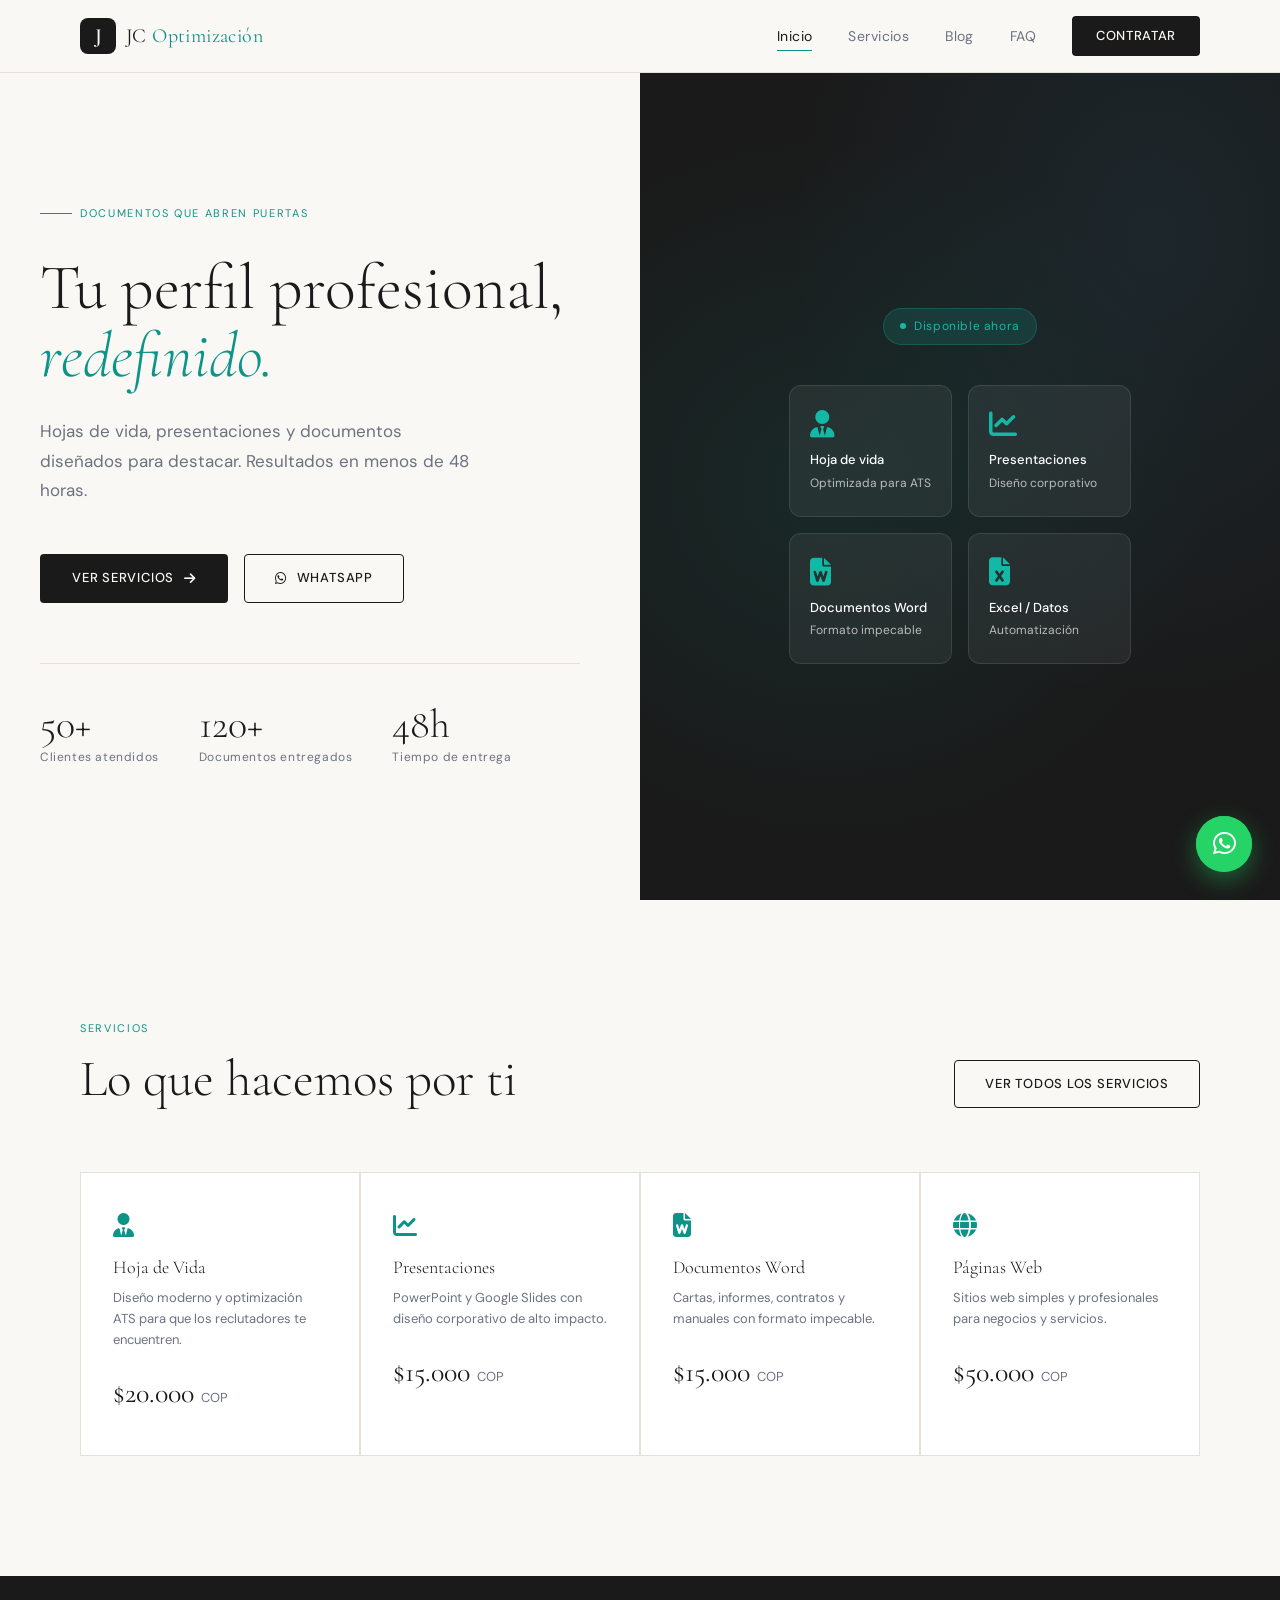
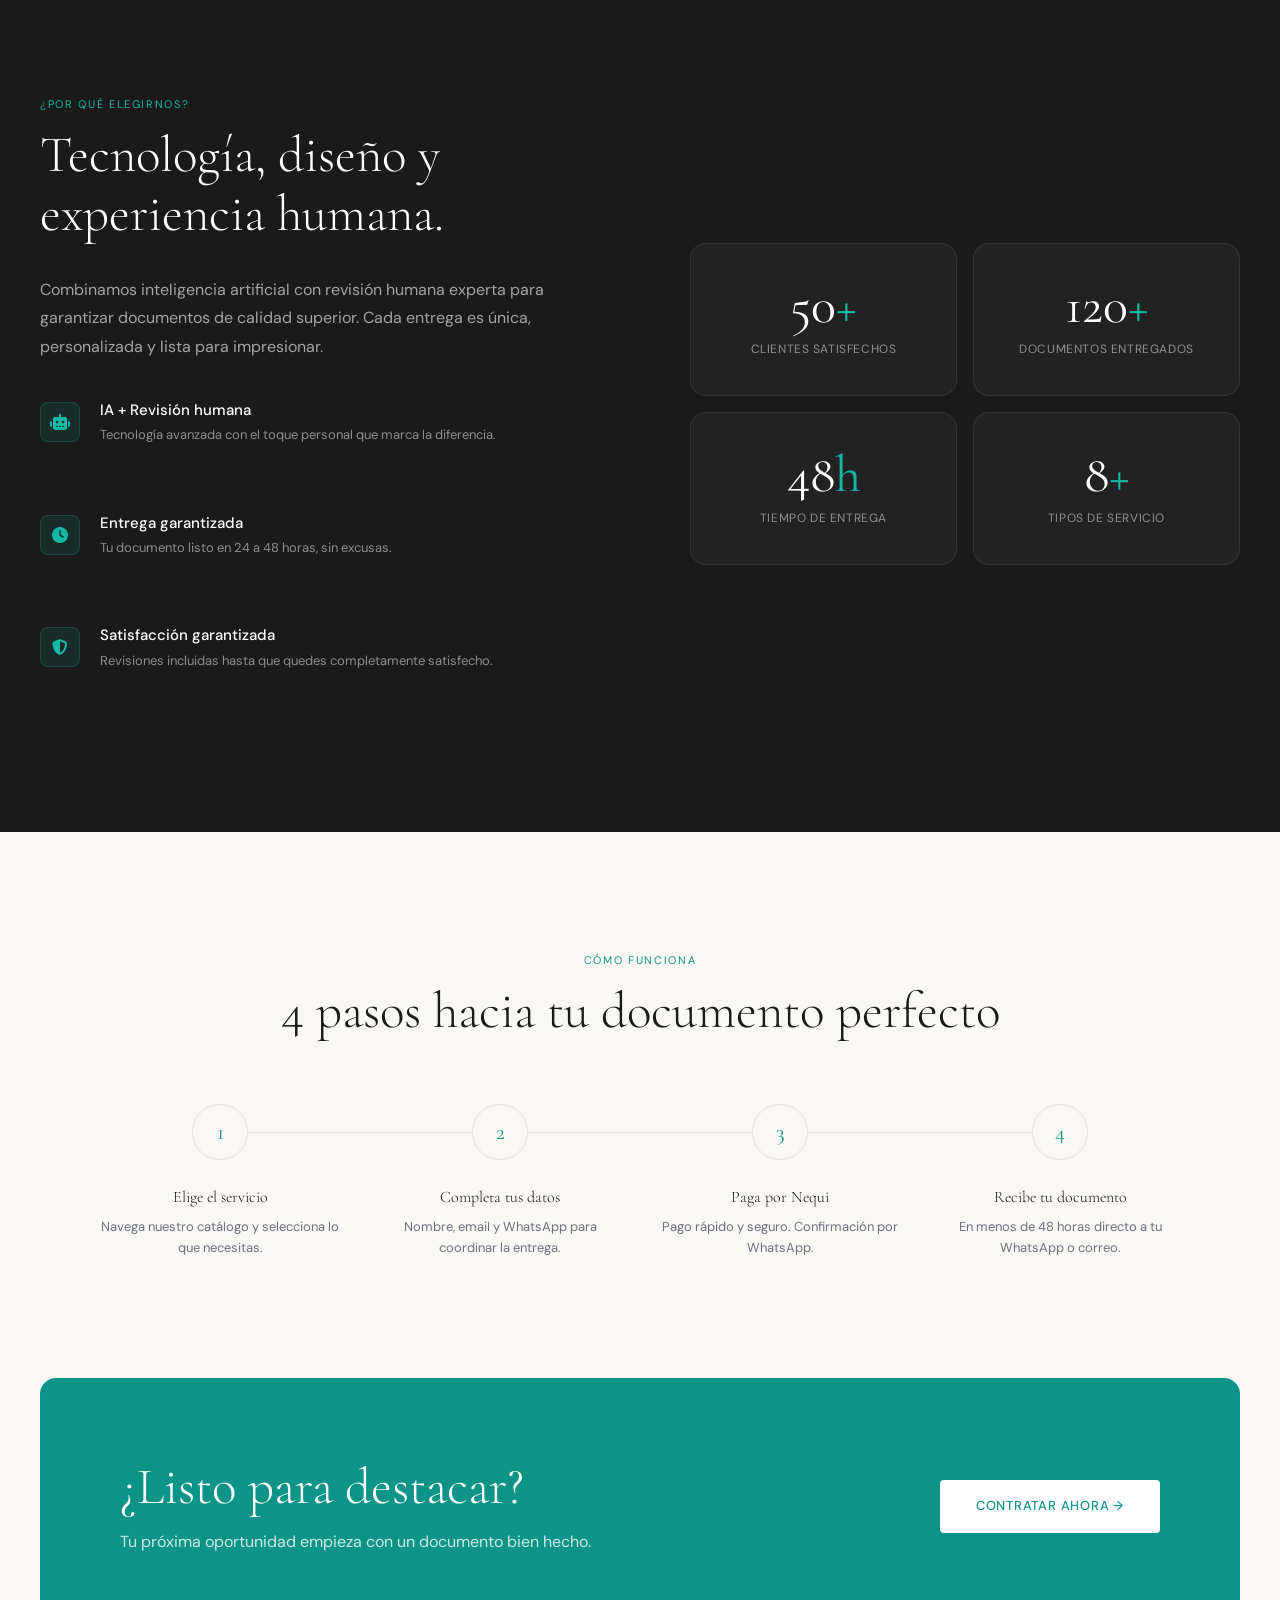
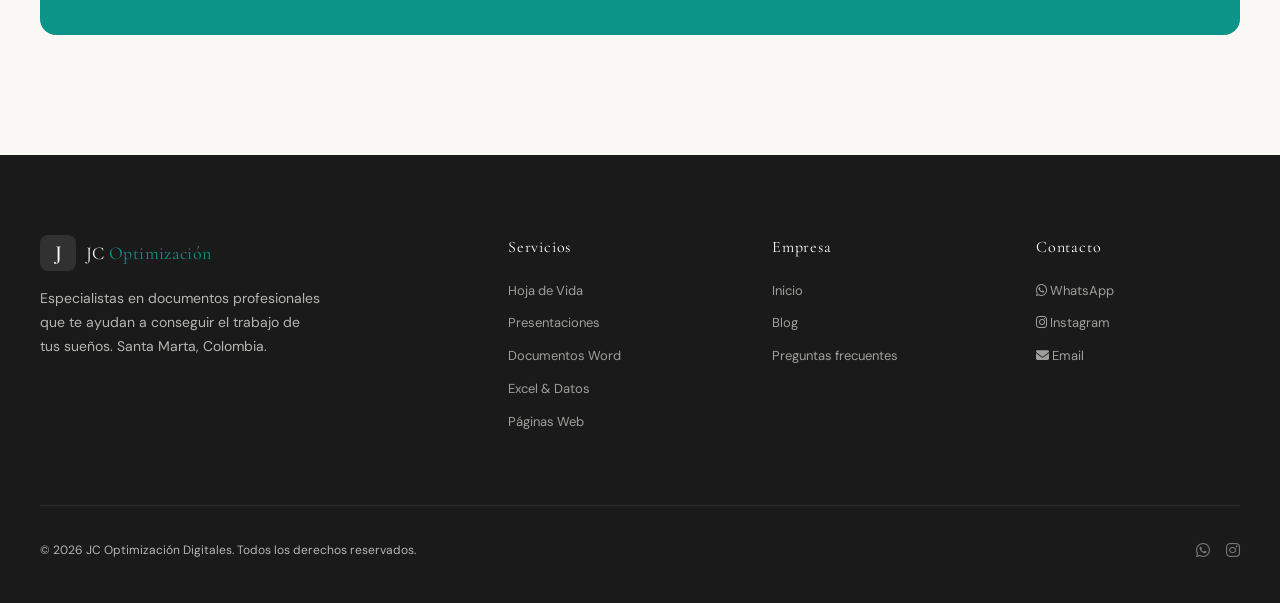
<file: index.html>
<!DOCTYPE html>
<html lang="es">
<head>
<meta charset="UTF-8">
<meta name="viewport" content="width=device-width, initial-scale=1.0">
<title>JC Optimización Digitales — Documentos Profesionales</title>
<link rel="stylesheet" href="shared.css">
<link rel="stylesheet" href="https://cdnjs.cloudflare.com/ajax/libs/font-awesome/6.5.1/css/all.min.css">
<style>
/* ── HERO ── */
.hero {
  min-height: 100vh;
  display: grid;
  grid-template-columns: 1fr 1fr;
  padding-top: 72px;
}
.hero-left {
  display: flex;
  flex-direction: column;
  justify-content: center;
  padding: 80px 60px 80px 40px;
  max-width: 660px;
  margin-left: auto;
}
.hero-tag {
  display: inline-flex; align-items: center; gap-8px;
  font-size: 11px; letter-spacing: 0.15em; text-transform: uppercase;
  color: var(--teal); margin-bottom: 32px;
}
.hero-tag span { display: inline-block; width: 32px; height: 1px; background: var(--teal); margin-right: 8px; }
.hero h1 {
  font-size: clamp(52px, 5vw, 80px);
  color: var(--charcoal);
  line-height: 1.05;
}
.hero h1 em { font-style: italic; color: var(--teal); }
.hero-sub {
  font-size: 17px; color: var(--muted);
  margin-top: 28px; line-height: 1.75; max-width: 440px;
}
.hero-actions { display: flex; gap: 16px; margin-top: 48px; flex-wrap: wrap; }
.hero-stats {
  display: flex; gap: 40px; margin-top: 60px;
  padding-top: 40px; border-top: 1px solid var(--border);
}
.hero-stat-num {
  font-family: 'Cormorant Garamond', serif;
  font-size: 40px; font-weight: 300; color: var(--charcoal);
  line-height: 1;
}
.hero-stat-label { font-size: 12px; color: var(--muted); letter-spacing: 0.05em; margin-top: 4px; }

.hero-right {
  background: var(--charcoal);
  display: flex; align-items: center; justify-content: center;
  position: relative; overflow: hidden;
}
.hero-right-inner { padding: 60px; text-align: center; position: relative; z-index: 1; }
.hero-visual-grid {
  display: grid; grid-template-columns: 1fr 1fr; gap: 16px; max-width: 360px;
}
.hero-doc-card {
  background: rgba(255,255,255,0.06);
  border: 1px solid rgba(255,255,255,0.1);
  border-radius: 12px; padding: 24px 20px;
  text-align: left; transition: all 0.3s;
}
.hero-doc-card:hover { background: rgba(20,184,166,0.1); border-color: rgba(20,184,166,0.3); transform: translateY(-4px); }
.hero-doc-card i { font-size: 28px; color: var(--teal-light); margin-bottom: 12px; }
.hero-doc-card p { font-size: 12px; color: rgba(250,248,244,0.7); line-height: 1.4; }
.hero-doc-card strong { color: white; font-size: 13px; display: block; margin-bottom: 4px; font-weight: 500; }
.hero-right-bg {
  position: absolute; inset: 0;
  background: radial-gradient(ellipse at 30% 50%, rgba(13,148,136,0.12), transparent 60%),
              radial-gradient(ellipse at 80% 20%, rgba(56,189,248,0.08), transparent 50%);
}
.hero-badge {
  display: inline-flex; align-items: center; gap: 8px;
  background: rgba(20,184,166,0.15); border: 1px solid rgba(20,184,166,0.25);
  color: var(--teal-light); padding: 8px 16px; border-radius: 99px;
  font-size: 12px; letter-spacing: 0.05em; margin-bottom: 40px;
}
.hero-badge span { width: 6px; height: 6px; background: var(--teal-light); border-radius: 50%; animation: ping 2s infinite; }
@keyframes ping { 0%,100% { opacity: 1; } 50% { opacity: 0.4; } }

/* ── SERVICIOS PREVIEW ── */
.services-preview { padding: 120px 40px; max-width: 1200px; margin: 0 auto; }
.section-header { display: flex; justify-content: space-between; align-items: flex-end; margin-bottom: 64px; }
.section-tag { font-size: 11px; letter-spacing: 0.15em; text-transform: uppercase; color: var(--teal); margin-bottom: 12px; }
.section-header h2 { font-size: clamp(36px, 4vw, 56px); max-width: 480px; }
.services-grid { display: grid; grid-template-columns: repeat(4, 1fr); gap: 2px; background: var(--border); border: 1px solid var(--border); }
.service-item {
  background: var(--card); padding: 40px 32px;
  transition: all 0.3s; position: relative; overflow: hidden;
}
.service-item::before {
  content: ''; position: absolute; bottom: 0; left: 0; right: 0;
  height: 2px; background: var(--teal); transform: scaleX(0); transition: transform 0.3s;
}
.service-item:hover { background: var(--cream); }
.service-item:hover::before { transform: scaleX(1); }
.service-item i { font-size: 24px; color: var(--teal); margin-bottom: 20px; display: block; }
.service-item h3 { font-size: 18px; margin-bottom: 10px; }
.service-item p { font-size: 13px; color: var(--muted); line-height: 1.6; margin-bottom: 20px; }
.service-price { font-family: 'Cormorant Garamond', serif; font-size: 28px; color: var(--charcoal); }
.service-price span { font-size: 13px; color: var(--muted); font-family: 'DM Sans', sans-serif; }

/* ── POR QUÉ NOSOTROS ── */
.why-section { background: var(--charcoal); color: white; padding: 120px 40px; }
.why-inner { max-width: 1200px; margin: 0 auto; display: grid; grid-template-columns: 1fr 1fr; gap: 100px; align-items: center; }
.why-left .section-tag { color: var(--teal-light); }
.why-left h2 { font-size: clamp(40px, 4vw, 64px); color: white; margin-bottom: 32px; }
.why-left p { color: rgba(255,255,255,0.6); line-height: 1.8; font-size: 16px; margin-bottom: 40px; }
.why-features { display: flex; flex-direction: column; gap: 28px; }
.why-feature { display: flex; gap: 20px; align-items: flex-start; }
.why-feature-icon {
  width: 40px; height: 40px; border-radius: 8px;
  background: rgba(20,184,166,0.12); border: 1px solid rgba(20,184,166,0.2);
  display: flex; align-items: center; justify-content: center;
  color: var(--teal-light); font-size: 16px; flex-shrink: 0;
}
.why-feature h4 { color: white; font-size: 15px; margin-bottom: 4px; font-family: 'DM Sans', sans-serif; font-weight: 500; }
.why-feature p { color: rgba(255,255,255,0.5); font-size: 13px; }
.why-right { display: grid; grid-template-columns: 1fr 1fr; gap: 16px; }
.why-stat-card {
  background: rgba(255,255,255,0.04); border: 1px solid rgba(255,255,255,0.08);
  border-radius: 16px; padding: 36px 28px; text-align: center;
  transition: all 0.3s;
}
.why-stat-card:hover { background: rgba(20,184,166,0.08); border-color: rgba(20,184,166,0.2); }
.why-stat-card .num { font-family: 'Cormorant Garamond', serif; font-size: 52px; color: white; line-height: 1; }
.why-stat-card .num span { color: var(--teal-light); }
.why-stat-card p { color: rgba(255,255,255,0.5); font-size: 12px; letter-spacing: 0.05em; margin-top: 8px; }

/* ── PROCESO ── */
.proceso { padding: 120px 40px; max-width: 1200px; margin: 0 auto; }
.proceso-steps { display: grid; grid-template-columns: repeat(4, 1fr); gap: 0; margin-top: 64px; position: relative; }
.proceso-steps::before {
  content: ''; position: absolute; top: 28px; left: 10%; right: 10%;
  height: 1px; background: var(--border); z-index: 0;
}
.paso { text-align: center; position: relative; z-index: 1; padding: 0 20px; }
.paso-num {
  width: 56px; height: 56px; border-radius: 50%;
  background: var(--cream); border: 1px solid var(--border);
  display: flex; align-items: center; justify-content: center;
  font-family: 'Cormorant Garamond', serif; font-size: 22px;
  color: var(--teal); margin: 0 auto 28px;
  transition: all 0.3s;
}
.paso:hover .paso-num { background: var(--teal); color: white; border-color: var(--teal); }
.paso h4 { font-size: 16px; margin-bottom: 10px; }
.paso p { font-size: 13px; color: var(--muted); line-height: 1.6; }

/* ── CTA BANNER ── */
.cta-banner { margin: 0 40px 120px; background: var(--teal); border-radius: 16px; padding: 80px 80px; display: flex; justify-content: space-between; align-items: center; gap: 40px; }
.cta-banner h2 { font-size: clamp(36px, 4vw, 56px); color: white; max-width: 500px; }
.cta-banner p { color: rgba(255,255,255,0.8); margin-top: 12px; font-size: 16px; }
.btn-white { background: white; color: var(--teal); padding: 16px 36px; border-radius: 4px; font-size: 13px; font-weight: 500; letter-spacing: 0.06em; text-transform: uppercase; text-decoration: none; display: inline-block; transition: all 0.2s; }
.btn-white:hover { background: var(--charcoal); color: white; transform: translateY(-2px); }

@media (max-width: 1024px) {
  .hero { grid-template-columns: 1fr; min-height: auto; }
  .hero-left { padding: 80px 24px 60px; max-width: 100%; margin: 0; }
  .hero-right { min-height: 400px; }
  .services-grid { grid-template-columns: 1fr 1fr; }
  .why-inner { grid-template-columns: 1fr; gap: 60px; }
  .why-right { grid-template-columns: repeat(4, 1fr); }
  .proceso-steps { grid-template-columns: 1fr 1fr; gap: 40px; }
  .proceso-steps::before { display: none; }
  .cta-banner { flex-direction: column; text-align: center; padding: 60px 40px; margin: 0 20px 80px; }
}
@media (max-width: 768px) {
  .services-grid { grid-template-columns: 1fr; }
  .why-right { grid-template-columns: 1fr 1fr; }
  .services-preview, .proceso, .why-section { padding: 80px 20px; }
  .section-header { flex-direction: column; align-items: flex-start; gap: 20px; }
}
</style>
</head>
<body>

<!-- NAV -->
<nav>
  <div class="nav-inner">
    <a href="index.html" class="logo">
      <div class="logo-mark">J</div>
      <span class="logo-text">JC <span>Optimización</span></span>
    </a>
    <div class="nav-links">
      <a href="index.html" class="active">Inicio</a>
      <a href="servicios.html">Servicios</a>
      <a href="blog.html">Blog</a>
      <a href="faq.html">FAQ</a>
      <a href="servicios.html" class="nav-cta">Contratar</a>
    </div>
    <button class="nav-mobile-toggle" onclick="toggleMobileMenu()"><i class="fas fa-bars"></i></button>
  </div>
</nav>
<div class="nav-mobile-menu" id="mobileMenu">
  <a href="index.html" onclick="toggleMobileMenu()">Inicio</a>
  <a href="servicios.html" onclick="toggleMobileMenu()">Servicios</a>
  <a href="blog.html" onclick="toggleMobileMenu()">Blog</a>
  <a href="faq.html" onclick="toggleMobileMenu()">FAQ</a>
  <a href="servicios.html" onclick="toggleMobileMenu()">Contratar →</a>
</div>

<!-- HERO -->
<section class="hero">
  <div class="hero-left">
    <div class="hero-tag"><span></span>Documentos que abren puertas</div>
    <h1>Tu perfil profesional, <em>redefinido.</em></h1>
    <p class="hero-sub">Hojas de vida, presentaciones y documentos diseñados para destacar. Resultados en menos de 48 horas.</p>
    <div class="hero-actions">
      <a href="servicios.html" class="btn-primary">Ver servicios <i class="fas fa-arrow-right"></i></a>
      <a href="https://wa.me/573043854745?text=Hola%20JC%2C%20quiero%20más%20información" target="_blank" class="btn-outline"><i class="fab fa-whatsapp"></i> WhatsApp</a>
    </div>
    <div class="hero-stats">
      <div>
        <div class="hero-stat-num" id="c1">0+</div>
        <div class="hero-stat-label">Clientes atendidos</div>
      </div>
      <div>
        <div class="hero-stat-num" id="c2">0+</div>
        <div class="hero-stat-label">Documentos entregados</div>
      </div>
      <div>
        <div class="hero-stat-num">48h</div>
        <div class="hero-stat-label">Tiempo de entrega</div>
      </div>
    </div>
  </div>
  <div class="hero-right">
    <div class="hero-right-bg"></div>
    <div class="hero-right-inner">
      <div class="hero-badge"><span></span> Disponible ahora</div>
      <div class="hero-visual-grid">
        <div class="hero-doc-card">
          <i class="fas fa-user-tie"></i>
          <strong>Hoja de vida</strong>
          <p>Optimizada para ATS</p>
        </div>
        <div class="hero-doc-card">
          <i class="fas fa-chart-line"></i>
          <strong>Presentaciones</strong>
          <p>Diseño corporativo</p>
        </div>
        <div class="hero-doc-card">
          <i class="fas fa-file-word"></i>
          <strong>Documentos Word</strong>
          <p>Formato impecable</p>
        </div>
        <div class="hero-doc-card">
          <i class="fas fa-file-excel"></i>
          <strong>Excel / Datos</strong>
          <p>Automatización</p>
        </div>
      </div>
    </div>
  </div>
</section>

<!-- SERVICIOS PREVIEW -->
<section class="services-preview">
  <div class="section-header reveal">
    <div>
      <div class="section-tag">Servicios</div>
      <h2>Lo que hacemos por ti</h2>
    </div>
    <a href="servicios.html" class="btn-outline">Ver todos los servicios</a>
  </div>
  <div class="services-grid reveal delay-1">
    <div class="service-item">
      <i class="fas fa-user-tie"></i>
      <h3>Hoja de Vida</h3>
      <p>Diseño moderno y optimización ATS para que los reclutadores te encuentren.</p>
      <div class="service-price">$20.000 <span>COP</span></div>
    </div>
    <div class="service-item">
      <i class="fas fa-chart-line"></i>
      <h3>Presentaciones</h3>
      <p>PowerPoint y Google Slides con diseño corporativo de alto impacto.</p>
      <div class="service-price">$15.000 <span>COP</span></div>
    </div>
    <div class="service-item">
      <i class="fas fa-file-word"></i>
      <h3>Documentos Word</h3>
      <p>Cartas, informes, contratos y manuales con formato impecable.</p>
      <div class="service-price">$15.000 <span>COP</span></div>
    </div>
    <div class="service-item">
      <i class="fas fa-globe"></i>
      <h3>Páginas Web</h3>
      <p>Sitios web simples y profesionales para negocios y servicios.</p>
      <div class="service-price">$50.000 <span>COP</span></div>
    </div>
  </div>
</section>

<!-- POR QUÉ NOSOTROS -->
<section class="why-section">
  <div class="why-inner">
    <div class="why-left reveal">
      <div class="section-tag">¿Por qué elegirnos?</div>
      <h2>Tecnología, diseño y experiencia humana.</h2>
      <p>Combinamos inteligencia artificial con revisión humana experta para garantizar documentos de calidad superior. Cada entrega es única, personalizada y lista para impresionar.</p>
      <div class="why-features">
        <div class="why-feature">
          <div class="why-feature-icon"><i class="fas fa-robot"></i></div>
          <div>
            <h4>IA + Revisión humana</h4>
            <p>Tecnología avanzada con el toque personal que marca la diferencia.</p>
          </div>
        </div>
        <div class="why-feature">
          <div class="why-feature-icon"><i class="fas fa-clock"></i></div>
          <div>
            <h4>Entrega garantizada</h4>
            <p>Tu documento listo en 24 a 48 horas, sin excusas.</p>
          </div>
        </div>
        <div class="why-feature">
          <div class="why-feature-icon"><i class="fas fa-shield-alt"></i></div>
          <div>
            <h4>Satisfacción garantizada</h4>
            <p>Revisiones incluidas hasta que quedes completamente satisfecho.</p>
          </div>
        </div>
      </div>
    </div>
    <div class="why-right reveal delay-2">
      <div class="why-stat-card">
        <div class="num">50<span>+</span></div>
        <p>CLIENTES SATISFECHOS</p>
      </div>
      <div class="why-stat-card">
        <div class="num">120<span>+</span></div>
        <p>DOCUMENTOS ENTREGADOS</p>
      </div>
      <div class="why-stat-card">
        <div class="num">48<span>h</span></div>
        <p>TIEMPO DE ENTREGA</p>
      </div>
      <div class="why-stat-card">
        <div class="num">8<span>+</span></div>
        <p>TIPOS DE SERVICIO</p>
      </div>
    </div>
  </div>
</section>

<!-- PROCESO -->
<section class="proceso">
  <div class="text-center reveal" style="text-align:center;margin-bottom:0">
    <div class="section-tag" style="text-align:center">Cómo funciona</div>
    <h2 style="font-size:clamp(36px,4vw,56px);margin-top:12px">4 pasos hacia tu documento perfecto</h2>
  </div>
  <div class="proceso-steps">
    <div class="paso reveal delay-1">
      <div class="paso-num">1</div>
      <h4>Elige el servicio</h4>
      <p>Navega nuestro catálogo y selecciona lo que necesitas.</p>
    </div>
    <div class="paso reveal delay-2">
      <div class="paso-num">2</div>
      <h4>Completa tus datos</h4>
      <p>Nombre, email y WhatsApp para coordinar la entrega.</p>
    </div>
    <div class="paso reveal delay-3">
      <div class="paso-num">3</div>
      <h4>Paga por Nequi</h4>
      <p>Pago rápido y seguro. Confirmación por WhatsApp.</p>
    </div>
    <div class="paso reveal delay-4">
      <div class="paso-num">4</div>
      <h4>Recibe tu documento</h4>
      <p>En menos de 48 horas directo a tu WhatsApp o correo.</p>
    </div>
  </div>
</section>

<!-- CTA -->
<div class="cta-banner reveal">
  <div>
    <h2>¿Listo para destacar?</h2>
    <p>Tu próxima oportunidad empieza con un documento bien hecho.</p>
  </div>
  <a href="servicios.html" class="btn-white">Contratar ahora →</a>
</div>

<!-- FOOTER -->
<footer>
  <div class="footer-inner">
    <div class="footer-grid">
      <div class="footer-brand">
        <div class="logo" style="margin-bottom:16px">
          <div class="logo-mark">J</div>
          <span class="logo-text" style="color:white">JC <span>Optimización</span></span>
        </div>
        <p>Especialistas en documentos profesionales que te ayudan a conseguir el trabajo de tus sueños. Santa Marta, Colombia.</p>
      </div>
      <div class="footer-col">
        <h5>Servicios</h5>
        <a href="servicios.html">Hoja de Vida</a>
        <a href="servicios.html">Presentaciones</a>
        <a href="servicios.html">Documentos Word</a>
        <a href="servicios.html">Excel & Datos</a>
        <a href="servicios.html">Páginas Web</a>
      </div>
      <div class="footer-col">
        <h5>Empresa</h5>
        <a href="index.html">Inicio</a>
        <a href="blog.html">Blog</a>
        <a href="faq.html">Preguntas frecuentes</a>
      </div>
      <div class="footer-col">
        <h5>Contacto</h5>
        <a href="https://wa.me/573043854745" target="_blank"><i class="fab fa-whatsapp"></i> WhatsApp</a>
        <a href="https://www.instagram.com/jc_optimizacion_digital" target="_blank"><i class="fab fa-instagram"></i> Instagram</a>
        <a href="https://mail.google.com/mail/?view=cm&fs=1&to=jcoptimizacion1@gmail.com" target="_blank"><i class="fas fa-envelope"></i> Email</a>
      </div>
    </div>
    <div class="footer-bottom">
      <span>© 2026 JC Optimización Digitales. Todos los derechos reservados.</span>
      <div class="footer-socials">
        <a href="https://wa.me/573043854745" target="_blank"><i class="fab fa-whatsapp"></i></a>
        <a href="https://www.instagram.com/jc_optimizacion_digital" target="_blank"><i class="fab fa-instagram"></i></a>
      </div>
    </div>
  </div>
</footer>

<!-- WhatsApp flotante -->
<div class="wa-float">
  <span class="wa-tooltip">¿Tienes dudas? ¡Escríbeme!</span>
  <a href="https://wa.me/573043854745?text=Hola%20JC%2C%20quiero%20más%20información" target="_blank" class="wa-btn">
    <div class="wa-pulse"></div>
    <i class="fab fa-whatsapp" style="position:relative;z-index:1"></i>
  </a>
</div>

<script>
function toggleMobileMenu() {
  document.getElementById('mobileMenu').classList.toggle('open')
}

// Contadores
function animateCount(el, target) {
  let n = 0; const step = Math.ceil(target / 60)
  const t = setInterval(() => { n = Math.min(n + step, target); el.textContent = n + '+'; if (n >= target) clearInterval(t) }, 24)
}
setTimeout(() => {
  animateCount(document.getElementById('c1'), 50)
  animateCount(document.getElementById('c2'), 120)
}, 600)

// Scroll reveal
const obs = new IntersectionObserver(entries => {
  entries.forEach(e => { if (e.isIntersecting) { e.target.classList.add('visible'); obs.unobserve(e.target) } })
}, { threshold: 0.1 })
document.querySelectorAll('.reveal').forEach(el => obs.observe(el))
</script>
</body>
</html>
</file>
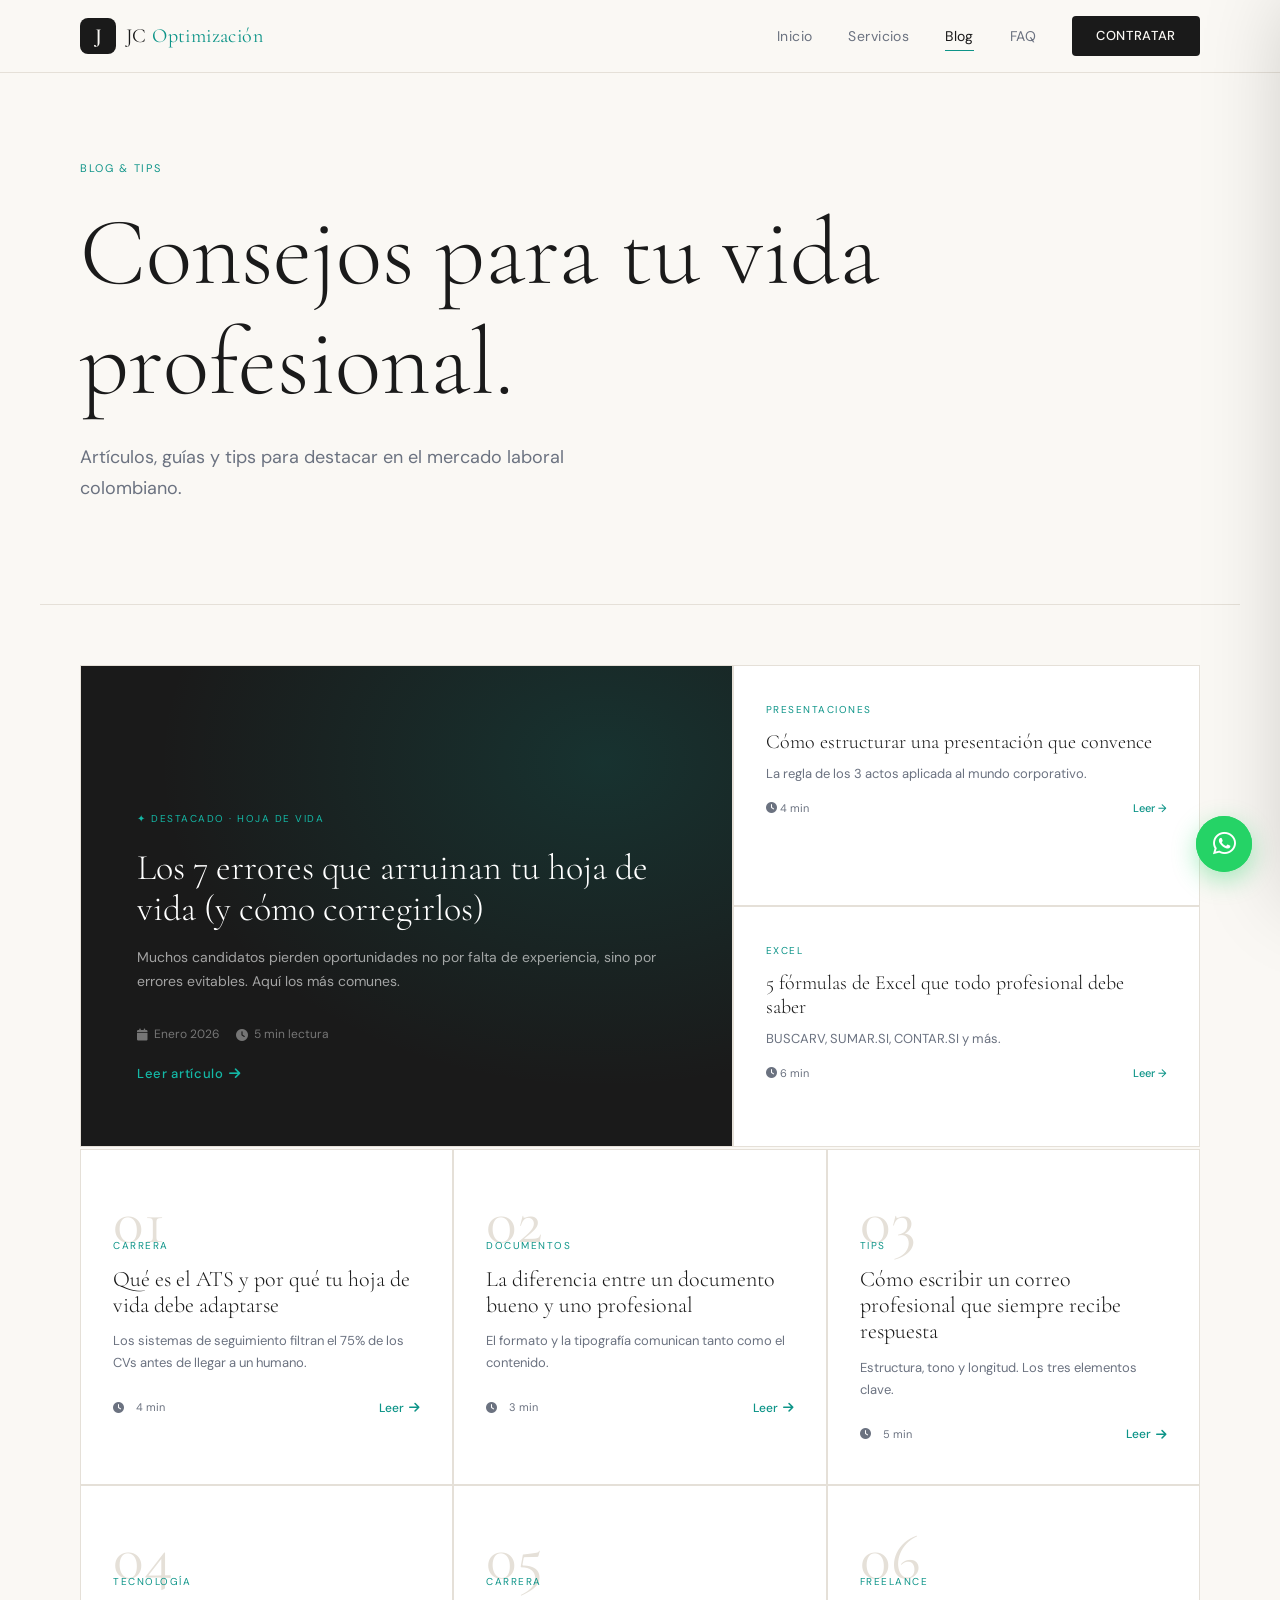
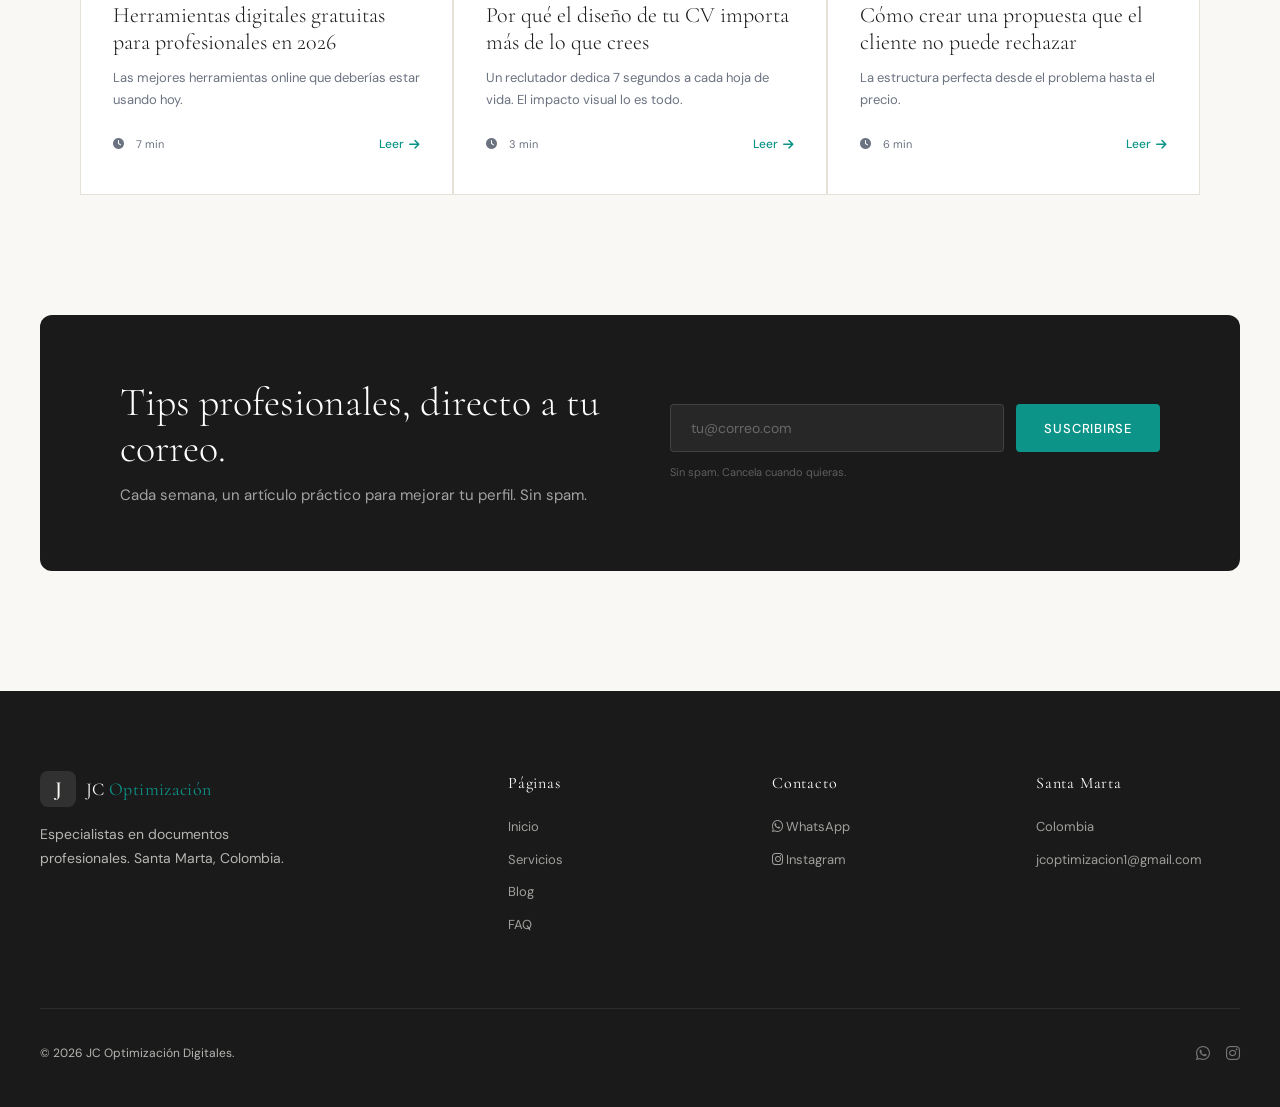
<file: blog.html>
<!DOCTYPE html>
<html lang="es">
<head>
<meta charset="UTF-8">
<meta name="viewport" content="width=device-width, initial-scale=1.0">
<title>Blog — JC Optimización Digitales</title>
<link rel="stylesheet" href="shared.css">
<link rel="stylesheet" href="https://cdnjs.cloudflare.com/ajax/libs/font-awesome/6.5.1/css/all.min.css">
<style>
.blog-section { max-width: 1200px; margin: 0 auto; padding: 60px 40px 120px; }
.blog-featured { display: grid; grid-template-columns: 1.4fr 1fr; gap: 2px; background: var(--border); border: 1px solid var(--border); margin-bottom: 2px; }
.post-featured { background: var(--charcoal); padding: 64px 56px; display: flex; flex-direction: column; justify-content: flex-end; min-height: 480px; position: relative; overflow: hidden; cursor: pointer; transition: opacity 0.2s; }
.post-featured:hover { opacity: 0.9; }
.post-featured::before { content: ''; position: absolute; inset: 0; background: radial-gradient(ellipse at 80% 20%, rgba(13,148,136,0.2), transparent 60%); }
.post-tag-dark { font-size: 10px; letter-spacing: 0.15em; text-transform: uppercase; color: var(--teal-light); margin-bottom: 20px; position: relative; z-index: 1; }
.post-featured h2 { font-size: 36px; color: white; position: relative; z-index: 1; line-height: 1.15; margin-bottom: 16px; }
.post-featured .excerpt { color: rgba(255,255,255,0.6); font-size: 14px; line-height: 1.7; position: relative; z-index: 1; margin-bottom: 32px; }
.post-meta { display: flex; align-items: center; gap: 16px; font-size: 12px; color: rgba(255,255,255,0.4); position: relative; z-index: 1; margin-bottom: 20px; }
.post-meta span { display: flex; align-items: center; gap: 6px; }
.read-link { color: var(--teal-light); font-size: 13px; font-weight: 500; display: inline-flex; align-items: center; gap: 6px; letter-spacing: 0.05em; position: relative; z-index: 1; transition: gap 0.2s; background: none; border: none; cursor: pointer; font-family: 'DM Sans', sans-serif; padding: 0; }
.read-link:hover { gap: 10px; }

.blog-sidebar { display: flex; flex-direction: column; gap: 2px; background: var(--border); }
.post-side { background: var(--card); padding: 36px 32px; flex: 1; transition: background 0.2s; cursor: pointer; position: relative; }
.post-side::after { content: ''; position: absolute; left: 0; top: 0; bottom: 0; width: 3px; background: var(--teal); transform: scaleY(0); transition: transform 0.3s; }
.post-side:hover { background: var(--cream); }
.post-side:hover::after { transform: scaleY(1); }
.post-tag { font-size: 10px; letter-spacing: 0.15em; text-transform: uppercase; color: var(--teal); margin-bottom: 12px; }
.post-side h3 { font-size: 20px; margin-bottom: 10px; line-height: 1.2; }
.post-side p { font-size: 13px; color: var(--muted); line-height: 1.6; margin-bottom: 16px; }
.post-meta-light { font-size: 11px; color: var(--muted); display: flex; gap: 12px; align-items: center; }
.leer-mas { color: var(--teal); font-size: 11px; font-weight: 500; margin-left: auto; }

.blog-grid { display: grid; grid-template-columns: repeat(3, 1fr); gap: 2px; background: var(--border); border: 1px solid var(--border); margin-top: 2px; }
.post-card { background: var(--card); padding: 40px 32px; cursor: pointer; transition: background 0.2s; position: relative; overflow: hidden; }
.post-card::before { content: ''; position: absolute; bottom: 0; left: 0; right: 0; height: 2px; background: var(--teal); transform: scaleX(0); transition: transform 0.3s; }
.post-card:hover { background: var(--cream); }
.post-card:hover::before { transform: scaleX(1); }
.post-card h3 { font-size: 22px; margin: 12px 0 12px; line-height: 1.2; }
.post-card p { font-size: 13px; color: var(--muted); line-height: 1.7; margin-bottom: 24px; }
.post-number { font-family: 'Cormorant Garamond', serif; font-size: 64px; color: var(--border); line-height: 1; margin-bottom: -16px; }
.post-card-footer { display: flex; justify-content: space-between; align-items: center; }
.read-arrow { color: var(--teal); font-size: 12px; font-weight: 500; display: flex; align-items: center; gap: 5px; }

/* ── ARTICLE PANEL ── */
.article-overlay { position: fixed; inset: 0; background: rgba(10,10,10,0.6); backdrop-filter: blur(5px); z-index: 500; opacity: 0; pointer-events: none; transition: opacity 0.3s ease; }
.article-overlay.open { opacity: 1; pointer-events: all; }

.article-panel { position: fixed; top: 0; right: 0; bottom: 0; width: min(740px, 100vw); background: #faf8f4; z-index: 501; overflow-y: auto; transform: translateX(105%); transition: transform 0.4s cubic-bezier(0.22,1,0.36,1); box-shadow: -32px 0 80px rgba(0,0,0,0.18); }
.article-panel.open { transform: translateX(0); }

.panel-topbar { position: sticky; top: 0; z-index: 10; background: rgba(250,248,244,0.96); backdrop-filter: blur(10px); border-bottom: 1px solid var(--border); padding: 18px 40px; display: flex; justify-content: space-between; align-items: center; }
.panel-topbar-label { font-size: 12px; color: var(--muted); letter-spacing: 0.06em; text-transform: uppercase; }
.panel-close { width: 36px; height: 36px; border-radius: 50%; border: 1px solid var(--border); background: none; display: flex; align-items: center; justify-content: center; cursor: pointer; color: var(--muted); font-size: 16px; transition: all 0.2s; }
.panel-close:hover { background: var(--charcoal); color: white; border-color: var(--charcoal); }

.panel-hero { padding: 52px 52px 36px; border-bottom: 1px solid var(--border); }
.panel-hero .post-tag { margin-bottom: 16px; }
.panel-hero h1 { font-size: clamp(26px, 3.5vw, 42px); line-height: 1.1; margin-bottom: 18px; color: var(--charcoal); }
.panel-hero .summary { font-size: 16px; color: var(--muted); line-height: 1.75; margin-bottom: 24px; }
.panel-meta { display: flex; gap: 18px; font-size: 12px; color: var(--muted); flex-wrap: wrap; }
.panel-meta span { display: flex; align-items: center; gap: 6px; }

.panel-body { padding: 44px 52px 80px; }
.panel-body h2 { font-family: 'Cormorant Garamond', serif; font-size: 30px; font-weight: 300; color: var(--charcoal); margin: 40px 0 14px; line-height: 1.2; }
.panel-body h3 { font-family: 'DM Sans', sans-serif; font-size: 17px; font-weight: 600; color: var(--charcoal); margin: 28px 0 10px; }
.panel-body p { font-size: 15px; color: #3d3d3d; line-height: 1.9; margin-bottom: 18px; }
.panel-body ul, .panel-body ol { margin: 12px 0 20px 22px; }
.panel-body li { font-size: 15px; color: #3d3d3d; line-height: 1.8; margin-bottom: 8px; }
.panel-body strong { color: var(--charcoal); }
.panel-tip { background: rgba(13,148,136,0.07); border-left: 3px solid var(--teal); padding: 18px 22px; border-radius: 0 8px 8px 0; margin: 24px 0; }
.panel-tip p { margin: 0; font-size: 14px; color: var(--charcoal); line-height: 1.7; }
.panel-cta { background: var(--charcoal); border-radius: 12px; padding: 40px 36px; text-align: center; margin-top: 52px; }
.panel-cta h3 { color: white; font-size: 26px; margin-bottom: 10px; }
.panel-cta p { color: rgba(255,255,255,0.6); font-size: 14px; margin-bottom: 24px; }
.panel-cta a { display: inline-flex; align-items: center; gap: 8px; background: var(--teal); color: white; padding: 14px 28px; border-radius: 4px; font-size: 13px; font-weight: 500; text-decoration: none; letter-spacing: 0.05em; transition: background 0.2s; }
.panel-cta a:hover { background: #0d9488; }

/* Newsletter */
.newsletter-bar { background: var(--charcoal); margin: 0 40px 120px; border-radius: 12px; padding: 64px 80px; display: grid; grid-template-columns: 1fr 1fr; gap: 60px; align-items: center; }
.newsletter-bar h2 { font-size: 40px; color: white; }
.newsletter-bar > div > p { color: rgba(255,255,255,0.6); margin-top: 12px; font-size: 15px; }
.newsletter-form { display: flex; gap: 12px; }
.newsletter-form input { flex: 1; background: rgba(255,255,255,0.06); border: 1px solid rgba(255,255,255,0.12); border-radius: 4px; padding: 14px 20px; color: white; font-size: 14px; font-family: 'DM Sans', sans-serif; outline: none; }
.newsletter-form input::placeholder { color: rgba(255,255,255,0.3); }
.newsletter-form input:focus { border-color: var(--teal); }
.btn-subscribe { background: var(--teal); color: white; border: none; padding: 14px 28px; border-radius: 4px; font-size: 13px; letter-spacing: 0.06em; text-transform: uppercase; cursor: pointer; font-family: 'DM Sans', sans-serif; font-weight: 500; white-space: nowrap; transition: background 0.2s; }
.btn-subscribe:hover { background: #0d9488; }
.toast { position: fixed; bottom: 24px; left: 50%; transform: translateX(-50%); background: var(--charcoal); color: white; padding: 14px 24px; border-radius: 6px; font-size: 13px; z-index: 999; display: flex; align-items: center; gap: 10px; }

@media (max-width: 900px) {
  .blog-featured { grid-template-columns: 1fr; }
  .blog-grid { grid-template-columns: 1fr 1fr; }
  .newsletter-bar { grid-template-columns: 1fr; gap: 32px; padding: 48px 32px; margin: 0 20px 80px; }
  .panel-hero, .panel-body { padding-left: 28px; padding-right: 28px; }
  .panel-topbar { padding: 16px 24px; }
}
@media (max-width: 600px) {
  .blog-grid { grid-template-columns: 1fr; }
  .blog-section { padding: 40px 20px 80px; }
  .post-featured { padding: 40px 28px; min-height: 360px; }
  .newsletter-form { flex-direction: column; }
  .panel-hero, .panel-body { padding-left: 20px; padding-right: 20px; }
}
</style>
</head>
<body>

<nav>
  <div class="nav-inner">
    <a href="index.html" class="logo">
      <div class="logo-mark">J</div>
      <span class="logo-text">JC <span>Optimización</span></span>
    </a>
    <div class="nav-links">
      <a href="index.html">Inicio</a>
      <a href="servicios.html">Servicios</a>
      <a href="blog.html" class="active">Blog</a>
      <a href="faq.html">FAQ</a>
      <a href="servicios.html" class="nav-cta">Contratar</a>
    </div>
    <button class="nav-mobile-toggle" onclick="toggleMobileMenu()"><i class="fas fa-bars"></i></button>
  </div>
</nav>
<div class="nav-mobile-menu" id="mobileMenu">
  <a href="index.html" onclick="toggleMobileMenu()">Inicio</a>
  <a href="servicios.html" onclick="toggleMobileMenu()">Servicios</a>
  <a href="blog.html" onclick="toggleMobileMenu()">Blog</a>
  <a href="faq.html" onclick="toggleMobileMenu()">FAQ</a>
  <a href="servicios.html" onclick="toggleMobileMenu()">Contratar →</a>
</div>

<div class="page-header">
  <div class="page-tag">Blog & Tips</div>
  <h1>Consejos para tu vida profesional.</h1>
  <p>Artículos, guías y tips para destacar en el mercado laboral colombiano.</p>
</div>

<section class="blog-section">
  <div class="blog-featured reveal">
    <div class="post-featured" onclick="openArticle(0)">
      <div class="post-tag-dark">✦ Destacado · Hoja de Vida</div>
      <h2>Los 7 errores que arruinan tu hoja de vida (y cómo corregirlos)</h2>
      <p class="excerpt">Muchos candidatos pierden oportunidades no por falta de experiencia, sino por errores evitables. Aquí los más comunes.</p>
      <div class="post-meta">
        <span><i class="fas fa-calendar"></i> Enero 2026</span>
        <span><i class="fas fa-clock"></i> 5 min lectura</span>
      </div>
      <button class="read-link">Leer artículo <i class="fas fa-arrow-right"></i></button>
    </div>
    <div class="blog-sidebar">
      <div class="post-side" onclick="openArticle(1)">
        <div class="post-tag">Presentaciones</div>
        <h3>Cómo estructurar una presentación que convence</h3>
        <p>La regla de los 3 actos aplicada al mundo corporativo.</p>
        <div class="post-meta-light"><span><i class="fas fa-clock"></i> 4 min</span><span class="leer-mas">Leer →</span></div>
      </div>
      <div class="post-side" onclick="openArticle(2)">
        <div class="post-tag">Excel</div>
        <h3>5 fórmulas de Excel que todo profesional debe saber</h3>
        <p>BUSCARV, SUMAR.SI, CONTAR.SI y más.</p>
        <div class="post-meta-light"><span><i class="fas fa-clock"></i> 6 min</span><span class="leer-mas">Leer →</span></div>
      </div>
    </div>
  </div>

  <div class="blog-grid reveal delay-1">
    <div class="post-card" onclick="openArticle(3)">
      <div class="post-number">01</div>
      <div class="post-tag">Carrera</div>
      <h3>Qué es el ATS y por qué tu hoja de vida debe adaptarse</h3>
      <p>Los sistemas de seguimiento filtran el 75% de los CVs antes de llegar a un humano.</p>
      <div class="post-card-footer"><div class="post-meta-light"><i class="fas fa-clock"></i> 4 min</div><span class="read-arrow">Leer <i class="fas fa-arrow-right"></i></span></div>
    </div>
    <div class="post-card" onclick="openArticle(4)">
      <div class="post-number">02</div>
      <div class="post-tag">Documentos</div>
      <h3>La diferencia entre un documento bueno y uno profesional</h3>
      <p>El formato y la tipografía comunican tanto como el contenido.</p>
      <div class="post-card-footer"><div class="post-meta-light"><i class="fas fa-clock"></i> 3 min</div><span class="read-arrow">Leer <i class="fas fa-arrow-right"></i></span></div>
    </div>
    <div class="post-card" onclick="openArticle(5)">
      <div class="post-number">03</div>
      <div class="post-tag">Tips</div>
      <h3>Cómo escribir un correo profesional que siempre recibe respuesta</h3>
      <p>Estructura, tono y longitud. Los tres elementos clave.</p>
      <div class="post-card-footer"><div class="post-meta-light"><i class="fas fa-clock"></i> 5 min</div><span class="read-arrow">Leer <i class="fas fa-arrow-right"></i></span></div>
    </div>
    <div class="post-card" onclick="openArticle(6)">
      <div class="post-number">04</div>
      <div class="post-tag">Tecnología</div>
      <h3>Herramientas digitales gratuitas para profesionales en 2026</h3>
      <p>Las mejores herramientas online que deberías estar usando hoy.</p>
      <div class="post-card-footer"><div class="post-meta-light"><i class="fas fa-clock"></i> 7 min</div><span class="read-arrow">Leer <i class="fas fa-arrow-right"></i></span></div>
    </div>
    <div class="post-card" onclick="openArticle(7)">
      <div class="post-number">05</div>
      <div class="post-tag">Carrera</div>
      <h3>Por qué el diseño de tu CV importa más de lo que crees</h3>
      <p>Un reclutador dedica 7 segundos a cada hoja de vida. El impacto visual lo es todo.</p>
      <div class="post-card-footer"><div class="post-meta-light"><i class="fas fa-clock"></i> 3 min</div><span class="read-arrow">Leer <i class="fas fa-arrow-right"></i></span></div>
    </div>
    <div class="post-card" onclick="openArticle(8)">
      <div class="post-number">06</div>
      <div class="post-tag">Freelance</div>
      <h3>Cómo crear una propuesta que el cliente no puede rechazar</h3>
      <p>La estructura perfecta desde el problema hasta el precio.</p>
      <div class="post-card-footer"><div class="post-meta-light"><i class="fas fa-clock"></i> 6 min</div><span class="read-arrow">Leer <i class="fas fa-arrow-right"></i></span></div>
    </div>
  </div>
</section>

<div class="newsletter-bar reveal">
  <div>
    <h2>Tips profesionales, directo a tu correo.</h2>
    <p>Cada semana, un artículo práctico para mejorar tu perfil. Sin spam.</p>
  </div>
  <div>
    <div class="newsletter-form">
      <input type="email" placeholder="tu@correo.com" id="newsletterEmail">
      <button class="btn-subscribe" onclick="subscribeNewsletter()">Suscribirse</button>
    </div>
    <p style="color:rgba(255,255,255,0.3);font-size:11px;margin-top:12px">Sin spam. Cancela cuando quieras.</p>
  </div>
</div>

<footer>
  <div class="footer-inner">
    <div class="footer-grid">
      <div class="footer-brand">
        <div class="logo" style="margin-bottom:16px">
          <div class="logo-mark">J</div>
          <span class="logo-text" style="color:white">JC <span>Optimización</span></span>
        </div>
        <p>Especialistas en documentos profesionales. Santa Marta, Colombia.</p>
      </div>
      <div class="footer-col">
        <h5>Páginas</h5>
        <a href="index.html">Inicio</a>
        <a href="servicios.html">Servicios</a>
        <a href="blog.html">Blog</a>
        <a href="faq.html">FAQ</a>
      </div>
      <div class="footer-col">
        <h5>Contacto</h5>
        <a href="https://wa.me/573043854745" target="_blank"><i class="fab fa-whatsapp"></i> WhatsApp</a>
        <a href="https://www.instagram.com/jc_optimizacion_digital" target="_blank"><i class="fab fa-instagram"></i> Instagram</a>
      </div>
      <div class="footer-col">
        <h5>Santa Marta</h5>
        <a href="#">Colombia</a>
        <a href="https://mail.google.com/mail/?view=cm&fs=1&to=jcoptimizacion1@gmail.com" target="_blank">jcoptimizacion1@gmail.com</a>
      </div>
    </div>
    <div class="footer-bottom">
      <span>© 2026 JC Optimización Digitales.</span>
      <div class="footer-socials">
        <a href="https://wa.me/573043854745" target="_blank"><i class="fab fa-whatsapp"></i></a>
        <a href="https://www.instagram.com/jc_optimizacion_digital" target="_blank"><i class="fab fa-instagram"></i></a>
      </div>
    </div>
  </div>
</footer>

<div class="wa-float">
  <span class="wa-tooltip">¿Tienes dudas? ¡Escríbeme!</span>
  <a href="https://wa.me/573043854745?text=Hola%20JC%2C%20quiero%20más%20información" target="_blank" class="wa-btn">
    <div class="wa-pulse"></div>
    <i class="fab fa-whatsapp" style="position:relative;z-index:1"></i>
  </a>
</div>

<!-- ARTICLE PANEL -->
<div class="article-overlay" id="articleOverlay" onclick="closeArticle()"></div>
<div class="article-panel" id="articlePanel">
  <div class="panel-topbar">
    <span class="panel-topbar-label">JC Optimización · Blog</span>
    <button class="panel-close" onclick="closeArticle()"><i class="fas fa-times"></i></button>
  </div>
  <div id="panelContent"></div>
</div>

<script>
const articles = [
  {
    tag:"Hoja de Vida", date:"Enero 2026", time:"5 min lectura",
    title:"Los 7 errores que arruinan tu hoja de vida (y cómo corregirlos)",
    summary:"Muchos candidatos pierden oportunidades no por falta de experiencia, sino por errores evitables. Aquí los más comunes y cómo solucionarlos.",
    body:`<h2>¿Por qué importa tanto la hoja de vida?</h2><p>En un mercado laboral competitivo, tu hoja de vida es tu primera impresión. Un reclutador dedica en promedio <strong>7 segundos</strong> a cada CV antes de decidir si continúa o lo descarta.</p><h2>Error #1: Foto incorrecta o sin foto</h2><p>En Colombia incluir foto es práctica común. Usa una foto profesional, con buena iluminación, fondo neutro y ropa formal. Evita selfies o fotos informales.</p><h2>Error #2: Información de contacto incompleta</h2><p>Muchas hojas de vida no incluyen ciudad, WhatsApp actualizado o correo profesional. Evita correos como <em>perritos2005@hotmail.com</em>. Crea uno con tu nombre.</p><h2>Error #3: Objetivo profesional genérico</h2><p>Frases como "busco crecer personal y profesionalmente" no aportan nada. Personaliza tu objetivo para el cargo específico al que aplicas.</p><div class="panel-tip"><p><strong>Consejo:</strong> Menciona el cargo y una habilidad clave. Ej: "Contador con 3 años en sector retail, busco aportar al área financiera de empresas en crecimiento."</p></div><h2>Error #4: Experiencia sin logros</h2><p>Listar solo funciones es lo que hace el 90% de candidatos. Los que destacan incluyen logros medibles: "aumenté las ventas un 15% en 3 meses".</p><h2>Error #5: Formato inconsistente</h2><p>Múltiples fuentes, colores chillones y márgenes desiguales restan credibilidad. El formato debe ser limpio, coherente y jerarquizado.</p><h2>Error #6: No optimizar para ATS</h2><p>Los sistemas ATS filtran hojas de vida automáticamente. Si no incluyes palabras clave de la oferta, tu CV puede ser eliminado antes de que alguien lo vea.</p><h2>Error #7: CV demasiado largo</h2><p>Para menos de 10 años de experiencia, 1 a 2 páginas es suficiente. Más páginas no significan más méritos.</p><div class="panel-tip"><p><strong>Resumen:</strong> Clara, personalizada, orientada a logros y visualmente profesional. En JC Optimización lo hacemos por ti desde $20.000 COP.</p></div>`
  },
  {
    tag:"Presentaciones", date:"Febrero 2026", time:"4 min lectura",
    title:"Cómo estructurar una presentación que convence",
    summary:"La regla de los 3 actos aplicada al mundo corporativo. Simple pero increíblemente poderosa.",
    body:`<h2>El problema con la mayoría de presentaciones</h2><p>Están diseñadas para informar, no para convencer. Datos, tablas y texto que nadie lee. El resultado: audiencias aburridas y mensajes que no se recuerdan.</p><h2>Acto 1: El problema (25% del tiempo)</h2><p>Empieza describiendo el estado actual. Luego introduce el conflicto o la oportunidad perdida. Esta tensión engancha a la audiencia.</p><div class="panel-tip"><p><strong>Tip:</strong> Abre con una pregunta o dato sorprendente. Nunca empieces con "buenos días, mi nombre es..."</p></div><h2>Acto 2: La solución (50% del tiempo)</h2><p>Presenta tu propuesta como el puente entre el problema y el estado deseado. Sé específico: cómo funciona, con qué recursos y en qué tiempo.</p><h2>Acto 3: El llamado a la acción (25% del tiempo)</h2><p>¿Qué quieres que haga tu audiencia? ¿Aprobación de presupuesto? ¿Una reunión? El final debe ser claro y memorable.</p><h2>Reglas de diseño</h2><ul><li>Una idea por diapositiva, nunca más.</li><li>Usa imágenes reales, no cliparts genéricos.</li><li>Máximo 6 líneas de texto por slide.</li><li>Paleta de 2 a 3 colores, consistencia total.</li><li>Fuente mínima recomendada: 24px.</li></ul>`
  },
  {
    tag:"Excel", date:"Febrero 2026", time:"6 min lectura",
    title:"5 fórmulas de Excel que todo profesional debe saber",
    summary:"BUSCARV, SUMAR.SI, CONTAR.SI y más. Aprende a usarlas en minutos y ahorra horas de trabajo cada semana.",
    body:`<h2>¿Por qué Excel sigue siendo relevante?</h2><p>A pesar de herramientas más modernas, Excel sigue siendo el rey de la gestión de datos en empresas colombianas. Dominar sus fórmulas clave puede ahorrarte horas cada semana.</p><h2>1. BUSCARV</h2><p>Busca un valor en una columna y devuelve el de otra. Ideal para cruzar bases de datos.</p><div class="panel-tip"><p><code>=BUSCARV(valor_buscado, rango, columna, FALSO)</code><br>Ejemplo: Buscar el precio de un producto por su código.</p></div><h2>2. SUMAR.SI</h2><p>Suma valores que cumplen una condición específica.</p><div class="panel-tip"><p><code>=SUMAR.SI(rango_condición, condición, rango_suma)</code><br>Ejemplo: Sumar solo las ventas del vendedor "Juan".</p></div><h2>3. CONTAR.SI</h2><p>Cuenta cuántas celdas cumplen una condición.</p><div class="panel-tip"><p><code>=CONTAR.SI(rango, condición)</code><br>Ejemplo: Contar clientes de "Bogotá".</p></div><h2>4. SI anidado</h2><p>Evalúa múltiples condiciones y devuelve distintos resultados.</p><div class="panel-tip"><p><code>=SI(cond1, res1, SI(cond2, res2, res3))</code><br>Ejemplo: Categorizar ventas como Alta, Media o Baja.</p></div><h2>5. TEXTO</h2><p>Convierte valores numéricos a texto con formato específico.</p><div class="panel-tip"><p><code>=TEXTO(HOY(),"DD/MM/AAAA")</code> → 15/03/2026</p></div><p>¿Necesitas plantillas o automatizaciones en Excel? En JC Optimización lo hacemos desde $25.000 COP.</p>`
  },
  {
    tag:"Carrera profesional", date:"Marzo 2026", time:"4 min lectura",
    title:"Qué es el ATS y por qué tu hoja de vida debe adaptarse",
    summary:"Los sistemas de seguimiento de candidatos filtran el 75% de los CVs antes de llegar a un humano. Aprende a pasar ese filtro.",
    body:`<h2>¿Qué es un ATS?</h2><p>ATS significa <strong>Applicant Tracking System</strong>. Es un software que usan las empresas para recibir, organizar y filtrar hojas de vida automáticamente antes de que cualquier reclutador las vea.</p><h2>El dato que lo cambia todo</h2><p>El <strong>75% de los candidatos son rechazados por el ATS</strong> antes de que un humano los vea. Podrías ser el candidato ideal y nunca recibir una llamada.</p><h2>Cómo optimizar tu CV para ATS</h2><ul><li><strong>Usa las palabras clave de la oferta:</strong> Lee el aviso e incluye los términos exactos que usan.</li><li><strong>Evita tablas y columnas complejas:</strong> Muchos ATS no las leen correctamente.</li><li><strong>Usa encabezados estándar:</strong> "Experiencia laboral", "Educación", "Habilidades".</li><li><strong>Formato .docx o PDF simple:</strong> Sin imágenes incrustadas ni fuentes muy personalizadas.</li><li><strong>No uses texto dentro de imágenes:</strong> El ATS no puede leerlo.</li></ul><div class="panel-tip"><p><strong>Consejo:</strong> Adapta tu hoja de vida para cada oferta. Un CV personalizado tiene hasta 3 veces más probabilidades de pasar el filtro ATS.</p></div>`
  },
  {
    tag:"Documentos", date:"Marzo 2026", time:"3 min lectura",
    title:"La diferencia entre un documento bueno y uno profesional",
    summary:"El formato, la tipografía y el espaciado comunican tanto como el contenido. Te explicamos cómo lograr el estándar profesional.",
    body:`<h2>El contenido no lo es todo</h2><p>Puedes tener el mejor análisis del mundo, pero en un documento mal formateado, con fuentes mezcladas y márgenes irregulares, pierdes credibilidad antes de ser leído.</p><h2>Tipografía: el primer mensaje silencioso</h2><p>Un documento profesional usa máximo 2 fuentes: una para títulos y otra para el cuerpo. Recomendadas: <strong>Calibri, Georgia, Garamond</strong>. Tamaño: 11 a 12 puntos.</p><div class="panel-tip"><p>Nunca mezcles Comic Sans, Times New Roman y Arial en el mismo documento. Es una señal clara de falta de profesionalismo.</p></div><h2>Espaciado y márgenes</h2><p>Márgenes estándar: 2.5 cm en todos los lados. Interlineado: 1.15 a 1.5. Usa espacio entre párrafos en vez de doble enter.</p><h2>Jerarquía visual</h2><p>El lector debe saber de inmediato qué es título, subtítulo y texto normal. Usa negrilla con moderación: si todo está en negrita, nada destaca.</p><h2>Consistencia total</h2><p>Todos los títulos del mismo nivel: mismo tamaño, color y fuente. Los colores de acento: siempre el mismo tono, con moderación.</p>`
  },
  {
    tag:"Tips", date:"Marzo 2026", time:"5 min lectura",
    title:"Cómo escribir un correo profesional que siempre recibe respuesta",
    summary:"Estructura, tono y longitud. Los tres elementos que determinan si tu correo es leído, respondido o ignorado.",
    body:`<h2>El correo sigue siendo el rey</h2><p>A pesar del auge de WhatsApp y Slack, el correo electrónico sigue siendo el canal principal de comunicación profesional. Pero la mayoría son ignorados o mal redactados.</p><h2>El asunto: tu única oportunidad</h2><p>El asunto determina si el correo se abre o se archiva. Debe ser específico, corto y claro.</p><div class="panel-tip"><p><strong>Malo:</strong> "Consulta"<br><strong>Bueno:</strong> "Solicitud de reunión — propuesta proyecto X, semana del 20 de marzo"</p></div><h2>La estructura perfecta</h2><ol><li><strong>Saludo personalizado:</strong> Usa el nombre. "Estimado Juan," gana sobre "A quien corresponda,".</li><li><strong>Contexto en 1 oración:</strong> ¿Por qué escribes? Ve al punto.</li><li><strong>El cuerpo:</strong> Máximo 3 párrafos cortos.</li><li><strong>La solicitud clara:</strong> ¿Qué necesitas y para cuándo?</li><li><strong>Cierre y firma:</strong> Nombre, cargo y contacto.</li></ol><h2>Tono y longitud</h2><p>Ni demasiado informal ni demasiado rígido. Ideal: 3 a 5 oraciones por párrafo, máximo 3 párrafos. Más de 200 palabras y algo debería ir en un adjunto.</p><div class="panel-tip"><p><strong>Regla de oro:</strong> Antes de enviar, pregúntate: ¿está claro qué necesito y para cuándo? Si no, reescribe.</p></div>`
  },
  {
    tag:"Tecnología", date:"Marzo 2026", time:"7 min lectura",
    title:"Herramientas digitales gratuitas para profesionales en 2026",
    summary:"Desde diseño hasta inteligencia artificial. Las mejores herramientas online que deberías estar usando hoy mismo.",
    body:`<h2>Trabaja más inteligente, no más duro</h2><p>En 2026, las mejores herramientas del mercado son gratuitas o tienen planes básicos más que suficientes para la mayoría de necesidades profesionales.</p><h2>Diseño y presentaciones</h2><ul><li><strong>Canva:</strong> Diseño sin ser diseñador. Presentaciones, infografías y más.</li><li><strong>Google Slides:</strong> Alternativa gratuita a PowerPoint con colaboración en tiempo real.</li><li><strong>Beautiful.ai:</strong> Presentaciones que se diseñan solas con IA.</li></ul><h2>Productividad y organización</h2><ul><li><strong>Notion:</strong> Notas, bases de datos y gestión de proyectos en un solo lugar.</li><li><strong>Trello:</strong> Tableros Kanban para organizar tareas visualmente.</li><li><strong>Google Workspace:</strong> Docs, Sheets, Drive. El ecosistema colaborativo esencial.</li></ul><h2>Escritura y corrección</h2><ul><li><strong>LanguageTool:</strong> Corrección ortográfica y de estilo en español, en tiempo real.</li><li><strong>Hemingway Editor:</strong> Analiza la claridad y legibilidad de tu texto.</li></ul><h2>Inteligencia Artificial</h2><ul><li><strong>Claude:</strong> Redacción, análisis y respuestas detalladas con alta precisión.</li><li><strong>ChatGPT:</strong> Generación de textos, ideas y resúmenes.</li><li><strong>Perplexity:</strong> Búsqueda inteligente con fuentes verificadas.</li></ul><div class="panel-tip"><p><strong>Consejo:</strong> No intentes usar todas a la vez. Escoge una por categoría, aprende a usarla bien y luego expande tu kit digital.</p></div>`
  },
  {
    tag:"Carrera", date:"Marzo 2026", time:"3 min lectura",
    title:"Por qué el diseño de tu CV importa más de lo que crees",
    summary:"Un reclutador promedio dedica 7 segundos a cada hoja de vida. El primer impacto visual determina si siguen leyendo.",
    body:`<h2>7 segundos. Eso es todo.</h2><p>Estudios de seguimiento ocular han confirmado que los reclutadores dedican en promedio <strong>7 segundos</strong> a una hoja de vida antes de decidir si siguen o la descartan. El diseño lo es todo en ese momento.</p><h2>Lo que el ojo ve primero</h2><p>Antes de leer una palabra, el reclutador formó una primera impresión: ¿se ve limpio? ¿hay jerarquía visual? ¿es fácil de escanear? Un CV bien diseñado invita a seguir leyendo.</p><h2>Los elementos que más impactan</h2><ul><li><strong>El espacio en blanco:</strong> Un CV con buena respiración visual se percibe como más profesional.</li><li><strong>La jerarquía tipográfica:</strong> Títulos claros, texto bien dimensionado, sin mezcla de fuentes.</li><li><strong>La consistencia:</strong> Todo el documento sigue las mismas reglas visuales.</li><li><strong>El uso del color:</strong> Un toque estratégico puede hacer tu CV memorable.</li></ul><div class="panel-tip"><p><strong>La regla:</strong> Tu hoja de vida debe verse profesional en 1 segundo. Si tienes que explicar el diseño, el diseño no funciona.</p></div><h2>¿Vale la pena invertir?</h2><p>Absolutamente. Una hoja de vida bien diseñada puede ser la diferencia entre pasar a la siguiente ronda o quedarte en el montón. En JC Optimización la diseñamos por ti desde $20.000 COP.</p>`
  },
  {
    tag:"Freelance", date:"Marzo 2026", time:"6 min lectura",
    title:"Cómo crear una propuesta de servicios que el cliente no puede rechazar",
    summary:"La estructura perfecta de una propuesta freelance. Desde el problema hasta el precio, paso a paso.",
    body:`<h2>El error más común en propuestas freelance</h2><p>La mayoría hablan de ellos mismos: sus habilidades, su experiencia, sus certificados. El cliente no quiere saber qué tan bueno eres; quiere saber cómo vas a resolver su problema.</p><h2>La estructura que funciona</h2><h3>1. El problema (no tu servicio)</h3><p>Empieza describiendo el problema del cliente con tus propias palabras. Esto demuestra que entendiste lo que necesita y genera confianza inmediata.</p><h3>2. Tu solución específica</h3><p>Describe exactamente qué vas a hacer, cómo lo harás y qué entregables recibirá. Sé específico: no "diseño tu sitio web" sino "diseño una landing page de 5 secciones en WordPress, optimizada para móvil, lista en 7 días".</p><h3>3. Por qué tú</h3><p>Una o dos oraciones máximo. Una prueba concreta: un proyecto similar que ya hiciste, un resultado medible.</p><h3>4. El precio y las condiciones</h3><p>Sé directo con el precio. Indica qué incluye y qué no, el plazo de entrega y las condiciones de pago. La claridad genera confianza.</p><h3>5. El siguiente paso</h3><p>Termina con una acción clara: "Podemos agendar una llamada de 15 minutos esta semana." Dale facilidad para decir que sí.</p><div class="panel-tip"><p><strong>Regla de oro:</strong> Una propuesta corta y clara gana sobre una larga y completa. Si puedes decirlo en una página, no uses dos.</p></div>`
  }
]

function openArticle(idx) {
  const a = articles[idx]
  if (!a) return
  document.getElementById('panelContent').innerHTML = `
    <div class="panel-hero">
      <div class="post-tag">${a.tag}</div>
      <h1>${a.title}</h1>
      <p class="summary">${a.summary}</p>
      <div class="panel-meta">
        <span><i class="fas fa-calendar"></i> ${a.date}</span>
        <span><i class="fas fa-clock"></i> ${a.time}</span>
      </div>
    </div>
    <div class="panel-body">
      ${a.body}
      <div class="panel-cta">
        <h3>¿Necesitas ayuda con tu perfil?</h3>
        <p>Nuestros servicios están diseñados para que destagues desde el primer momento.</p>
        <a href="servicios.html"><i class="fas fa-arrow-right"></i> Ver servicios</a>
      </div>
    </div>
  `
  document.getElementById('articlePanel').scrollTop = 0
  document.getElementById('articleOverlay').classList.add('open')
  document.getElementById('articlePanel').classList.add('open')
  document.body.style.overflow = 'hidden'
}

function closeArticle() {
  document.getElementById('articleOverlay').classList.remove('open')
  document.getElementById('articlePanel').classList.remove('open')
  document.body.style.overflow = ''
}

function subscribeNewsletter() {
  const email = document.getElementById('newsletterEmail').value.trim()
  if (!email) return
  const t = document.createElement('div')
  t.className = 'toast'
  t.innerHTML = '✓ ¡Suscrito! Pronto recibirás el primer tip.'
  document.body.appendChild(t)
  setTimeout(() => { t.style.transition = 'all .4s'; t.style.opacity = '0'; setTimeout(() => t.remove(), 400) }, 3000)
  document.getElementById('newsletterEmail').value = ''
}

function toggleMobileMenu() { document.getElementById('mobileMenu').classList.toggle('open') }
document.addEventListener('keydown', e => { if (e.key === 'Escape') closeArticle() })
const obs = new IntersectionObserver(entries => {
  entries.forEach(e => { if (e.isIntersecting) { e.target.classList.add('visible'); obs.unobserve(e.target) } })
}, { threshold: 0.08 })
document.querySelectorAll('.reveal').forEach(el => obs.observe(el))
</script>
</body>
</html>
</file>
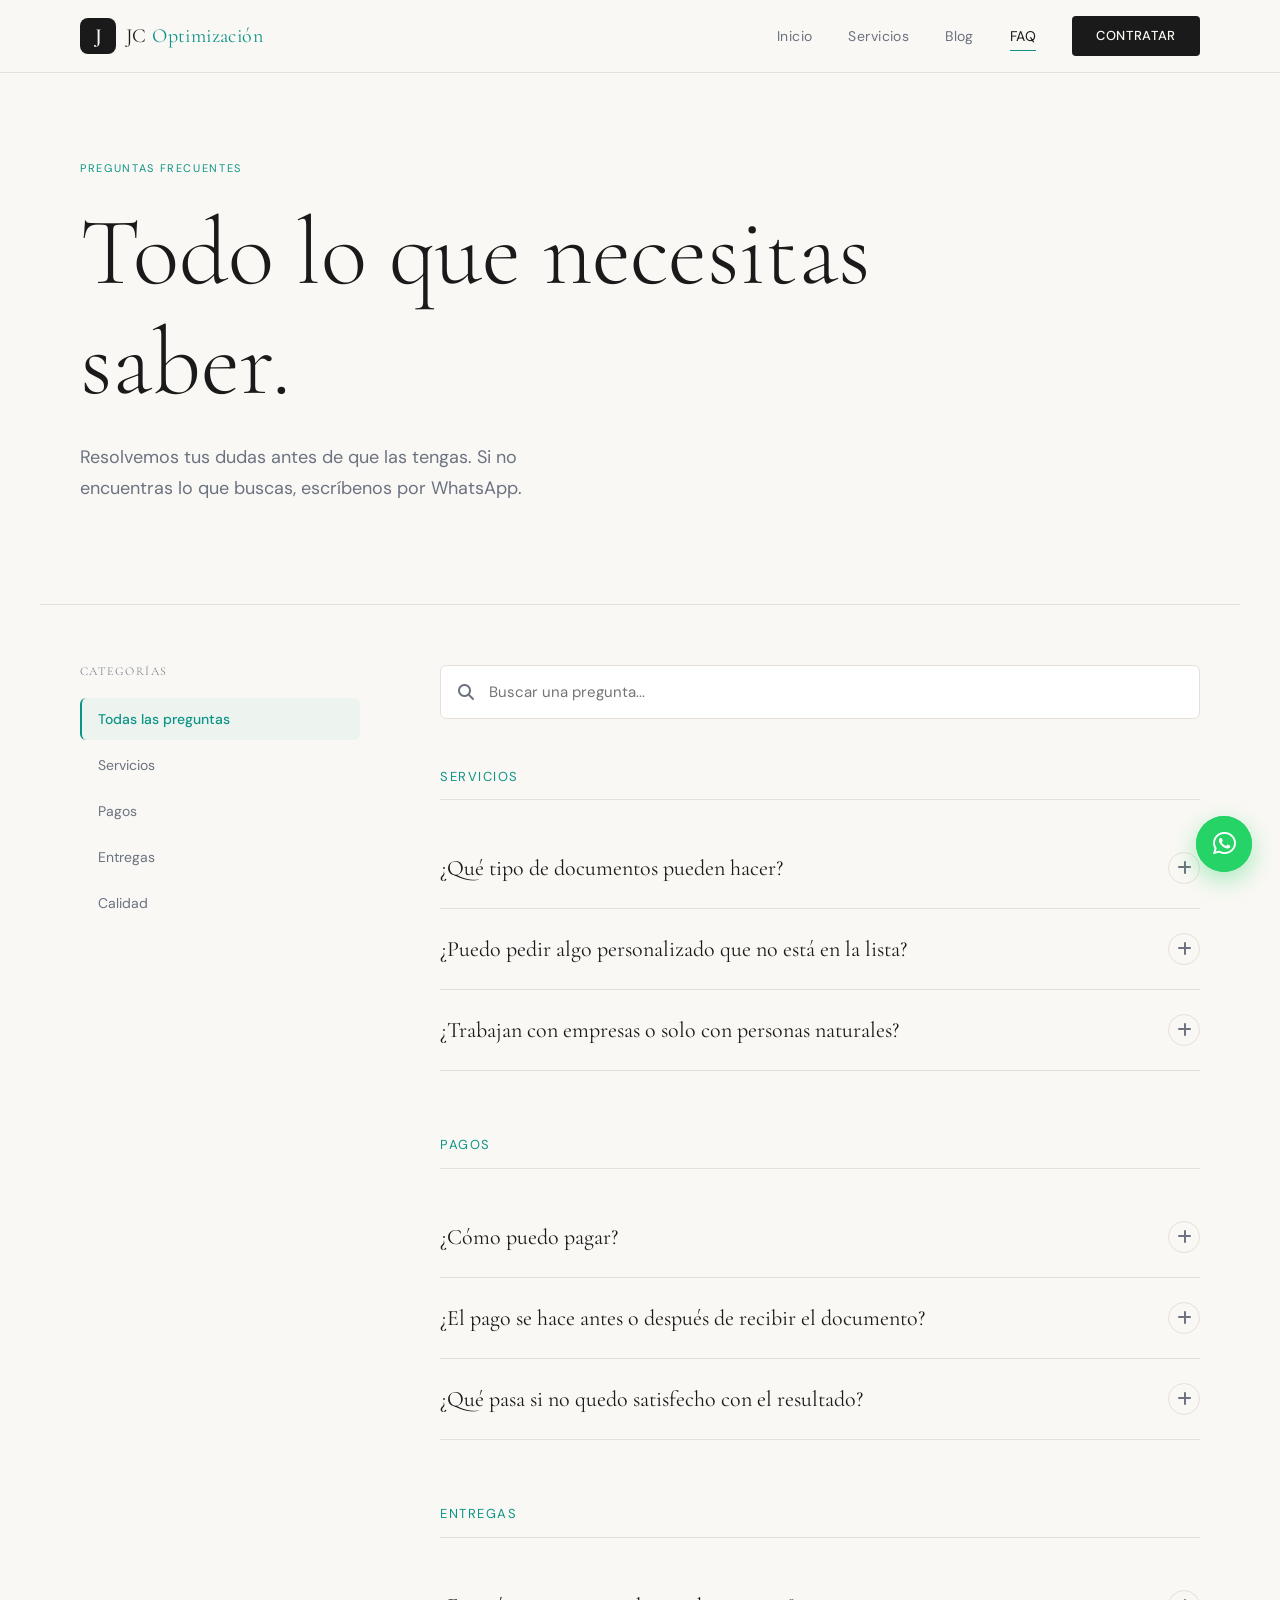
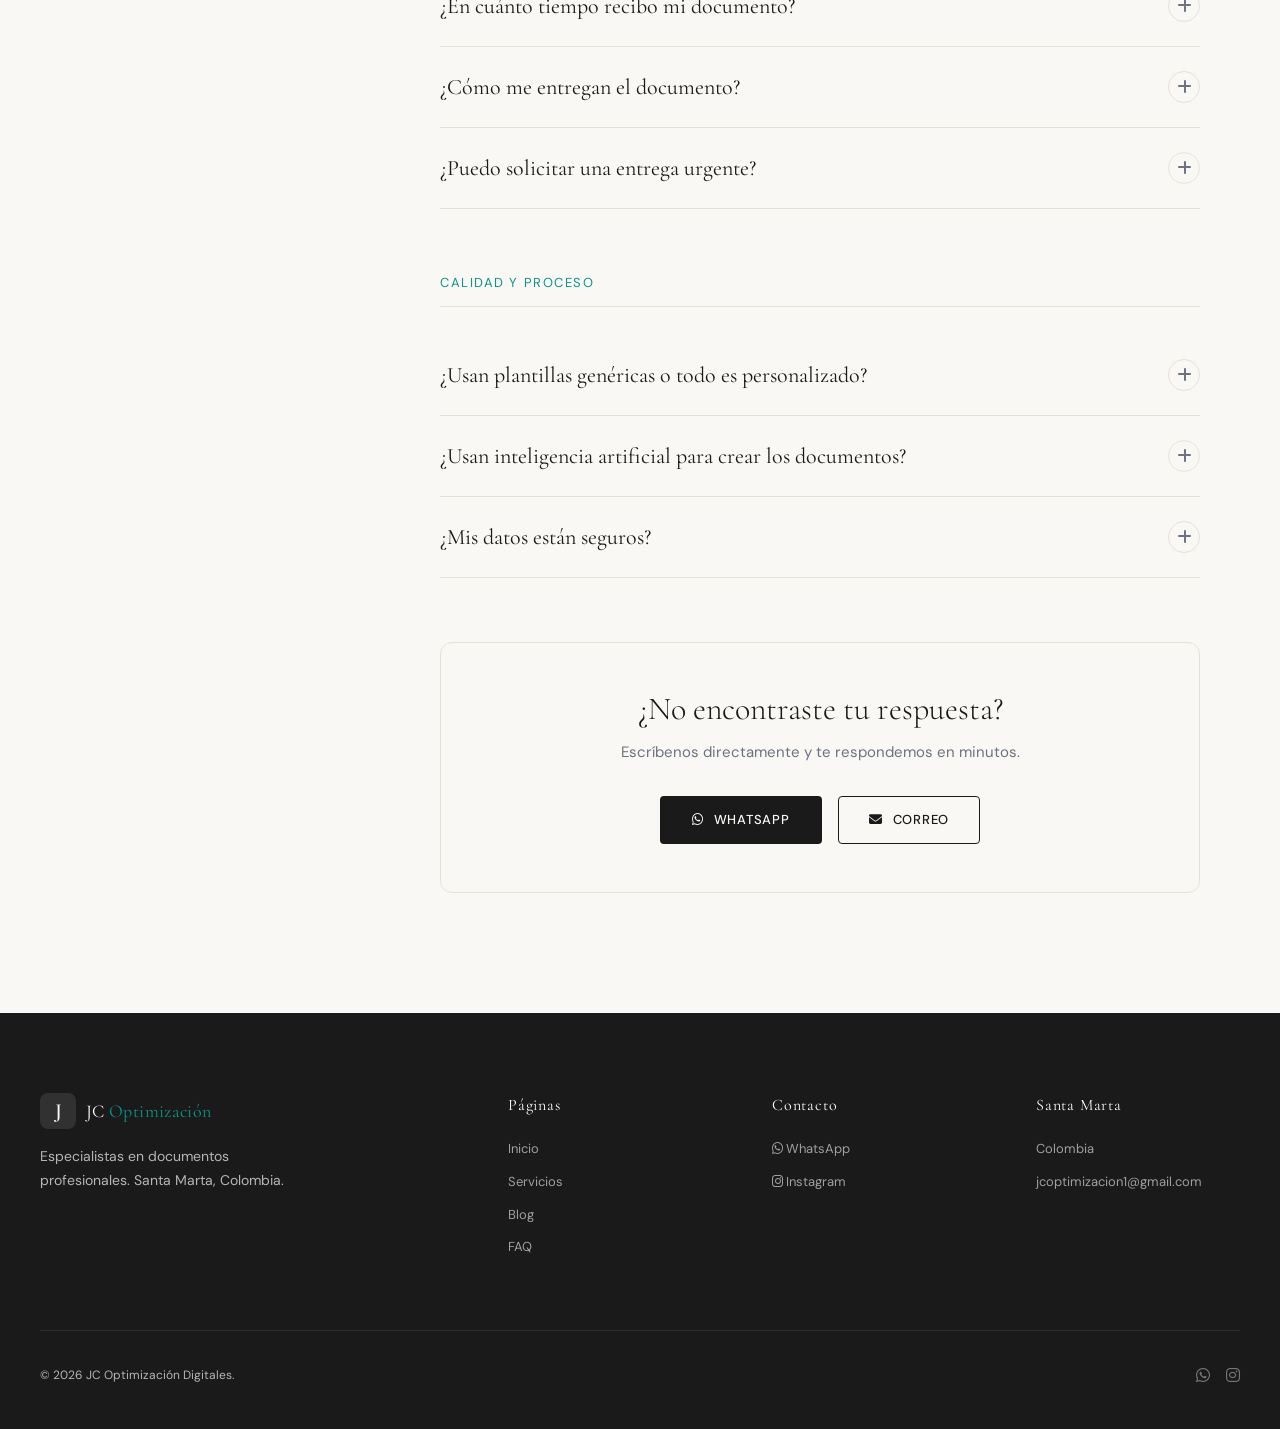
<file: faq.html>
<!DOCTYPE html>
<html lang="es">
<head>
<meta charset="UTF-8">
<meta name="viewport" content="width=device-width, initial-scale=1.0">
<title>FAQ — JC Optimización Digitales</title>
<link rel="stylesheet" href="shared.css">
<link rel="stylesheet" href="https://cdnjs.cloudflare.com/ajax/libs/font-awesome/6.5.1/css/all.min.css">
<style>
.faq-layout { max-width: 1200px; margin: 0 auto; padding: 60px 40px 120px; display: grid; grid-template-columns: 280px 1fr; gap: 80px; align-items: start; }
.faq-sidebar { position: sticky; top: 100px; }
.faq-sidebar h4 { font-size: 12px; letter-spacing: 0.12em; text-transform: uppercase; color: var(--muted); margin-bottom: 20px; }
.faq-category-btn {
  display: block; width: 100%; text-align: left;
  background: none; border: none; cursor: pointer;
  padding: 12px 16px; border-radius: 6px; font-size: 14px;
  color: var(--muted); font-family: 'DM Sans', sans-serif;
  transition: all 0.2s; margin-bottom: 4px; border-left: 2px solid transparent;
}
.faq-category-btn:hover { color: var(--charcoal); background: rgba(0,0,0,0.04); }
.faq-category-btn.active { color: var(--teal); border-left-color: var(--teal); background: rgba(13,148,136,0.05); font-weight: 500; }

.faq-main {}
.faq-group { margin-bottom: 64px; }
.faq-group-title { font-size: 13px; letter-spacing: 0.12em; text-transform: uppercase; color: var(--teal); margin-bottom: 28px; padding-bottom: 12px; border-bottom: 1px solid var(--border); }
.faq-item { border-bottom: 1px solid var(--border); }
.faq-question {
  width: 100%; text-align: left; background: none; border: none; cursor: pointer;
  padding: 24px 0; display: flex; justify-content: space-between; align-items: center;
  gap: 20px; font-family: 'Cormorant Garamond', serif; font-size: 22px;
  color: var(--charcoal); line-height: 1.2; transition: color 0.2s;
}
.faq-question:hover { color: var(--teal); }
.faq-question.open { color: var(--teal); }
.faq-icon { width: 32px; height: 32px; border-radius: 50%; border: 1px solid var(--border); display: flex; align-items: center; justify-content: center; flex-shrink: 0; font-size: 16px; color: var(--muted); transition: all 0.3s; }
.faq-question.open .faq-icon { background: var(--teal); border-color: var(--teal); color: white; transform: rotate(45deg); }
.faq-answer { max-height: 0; overflow: hidden; transition: max-height 0.4s ease, padding 0.3s ease; }
.faq-answer.open { max-height: 400px; padding-bottom: 24px; }
.faq-answer p { font-size: 15px; color: var(--muted); line-height: 1.8; }
.faq-answer ul { margin-top: 12px; padding-left: 20px; }
.faq-answer ul li { font-size: 14px; color: var(--muted); line-height: 1.7; margin-bottom: 6px; }
.faq-answer a { color: var(--teal); text-decoration: none; }
.faq-answer a:hover { text-decoration: underline; }

/* CONTACT CTA */
.contact-cta { background: var(--cream); border: 1px solid var(--border); border-radius: 12px; padding: 48px; text-align: center; margin-top: 60px; }
.contact-cta h3 { font-size: 32px; margin-bottom: 12px; }
.contact-cta p { color: var(--muted); font-size: 15px; margin-bottom: 32px; }
.contact-cta-buttons { display: flex; justify-content: center; gap: 16px; flex-wrap: wrap; }

/* SEARCH BAR */
.faq-search { position: relative; margin-bottom: 48px; }
.faq-search input { width: 100%; border: 1px solid var(--border); border-radius: 6px; padding: 16px 20px 16px 48px; font-size: 15px; font-family: 'DM Sans', sans-serif; background: white; outline: none; transition: border-color 0.2s; }
.faq-search input:focus { border-color: var(--teal); }
.faq-search i { position: absolute; left: 18px; top: 50%; transform: translateY(-50%); color: var(--muted); font-size: 16px; }

@media (max-width: 900px) {
  .faq-layout { grid-template-columns: 1fr; gap: 40px; }
  .faq-sidebar { position: static; display: flex; gap: 8px; flex-wrap: wrap; }
  .faq-category-btn { width: auto; border-left: none; border-bottom: 2px solid transparent; border-radius: 99px; padding: 8px 16px; }
  .faq-category-btn.active { border-bottom-color: var(--teal); }
}
@media (max-width: 600px) {
  .faq-layout { padding: 40px 20px 80px; }
  .faq-question { font-size: 18px; }
}
</style>
</head>
<body>

<nav>
  <div class="nav-inner">
    <a href="index.html" class="logo">
      <div class="logo-mark">J</div>
      <span class="logo-text">JC <span>Optimización</span></span>
    </a>
    <div class="nav-links">
      <a href="index.html">Inicio</a>
      <a href="servicios.html">Servicios</a>
      <a href="blog.html">Blog</a>
      <a href="faq.html" class="active">FAQ</a>
      <a href="servicios.html" class="nav-cta">Contratar</a>
    </div>
    <button class="nav-mobile-toggle" onclick="toggleMobileMenu()"><i class="fas fa-bars"></i></button>
  </div>
</nav>
<div class="nav-mobile-menu" id="mobileMenu">
  <a href="index.html" onclick="toggleMobileMenu()">Inicio</a>
  <a href="servicios.html" onclick="toggleMobileMenu()">Servicios</a>
  <a href="blog.html" onclick="toggleMobileMenu()">Blog</a>
  <a href="faq.html" onclick="toggleMobileMenu()">FAQ</a>
  <a href="servicios.html" onclick="toggleMobileMenu()">Contratar →</a>
</div>

<div class="page-header">
  <div class="page-tag">Preguntas frecuentes</div>
  <h1>Todo lo que necesitas saber.</h1>
  <p>Resolvemos tus dudas antes de que las tengas. Si no encuentras lo que buscas, escríbenos por WhatsApp.</p>
</div>

<div class="faq-layout">
  <!-- Sidebar -->
  <div class="faq-sidebar reveal">
    <h4>Categorías</h4>
    <button class="faq-category-btn active" onclick="filterCategory('all', this)">Todas las preguntas</button>
    <button class="faq-category-btn" onclick="filterCategory('servicios', this)">Servicios</button>
    <button class="faq-category-btn" onclick="filterCategory('pago', this)">Pagos</button>
    <button class="faq-category-btn" onclick="filterCategory('entrega', this)">Entregas</button>
    <button class="faq-category-btn" onclick="filterCategory('calidad', this)">Calidad</button>
  </div>

  <!-- Main -->
  <div class="faq-main reveal delay-1">
    <div class="faq-search">
      <i class="fas fa-search"></i>
      <input type="text" placeholder="Buscar una pregunta..." id="faqSearch" oninput="searchFAQ(this.value)">
    </div>

    <!-- SERVICIOS -->
    <div class="faq-group" data-category="servicios">
      <div class="faq-group-title">Servicios</div>

      <div class="faq-item">
        <button class="faq-question" onclick="toggleFAQ(this)">
          ¿Qué tipo de documentos pueden hacer?
          <span class="faq-icon"><i class="fas fa-plus"></i></span>
        </button>
        <div class="faq-answer">
          <p>Trabajamos con una amplia variedad de documentos profesionales:</p>
          <ul>
            <li>Hojas de vida optimizadas para sistemas ATS</li>
            <li>Presentaciones en PowerPoint y Google Slides</li>
            <li>Documentos en Word (cartas, informes, contratos, manuales)</li>
            <li>Plantillas y automatizaciones en Excel</li>
            <li>Traducción de documentos (inglés ↔ español)</li>
            <li>Páginas web básicas para negocios</li>
            <li>Digitalización de documentos físicos</li>
            <li>Corrección y mejora de textos</li>
          </ul>
        </div>
      </div>

      <div class="faq-item">
        <button class="faq-question" onclick="toggleFAQ(this)">
          ¿Puedo pedir algo personalizado que no está en la lista?
          <span class="faq-icon"><i class="fas fa-plus"></i></span>
        </button>
        <div class="faq-answer">
          <p>¡Claro que sí! Si necesitas algo específico que no aparece en nuestro catálogo, escríbenos por <a href="https://wa.me/573043854745" target="_blank">WhatsApp</a> y lo evaluamos juntos. Nos adaptamos a las necesidades de cada cliente.</p>
        </div>
      </div>

      <div class="faq-item">
        <button class="faq-question" onclick="toggleFAQ(this)">
          ¿Trabajan con empresas o solo con personas naturales?
          <span class="faq-icon"><i class="fas fa-plus"></i></span>
        </button>
        <div class="faq-answer">
          <p>Trabajamos con ambos. Atendemos a estudiantes, profesionales independientes y también a pequeñas y medianas empresas que necesitan documentación profesional de calidad.</p>
        </div>
      </div>
    </div>

    <!-- PAGO -->
    <div class="faq-group" data-category="pago">
      <div class="faq-group-title">Pagos</div>

      <div class="faq-item">
        <button class="faq-question" onclick="toggleFAQ(this)">
          ¿Cómo puedo pagar?
          <span class="faq-icon"><i class="fas fa-plus"></i></span>
        </button>
        <div class="faq-answer">
          <p>Actualmente aceptamos pagos por <strong>Nequi</strong> al número 3043854745. Es rápido, seguro y no tiene costo adicional. Una vez realices el pago, nos confirmas por WhatsApp con el comprobante.</p>
        </div>
      </div>

      <div class="faq-item">
        <button class="faq-question" onclick="toggleFAQ(this)">
          ¿El pago se hace antes o después de recibir el documento?
          <span class="faq-icon"><i class="fas fa-plus"></i></span>
        </button>
        <div class="faq-answer">
          <p>El pago se realiza antes de iniciar el trabajo. Esto nos permite garantizar disponibilidad y priorizar tu pedido. Una vez confirmamos el pago, comenzamos inmediatamente.</p>
        </div>
      </div>

      <div class="faq-item">
        <button class="faq-question" onclick="toggleFAQ(this)">
          ¿Qué pasa si no quedo satisfecho con el resultado?
          <span class="faq-icon"><i class="fas fa-plus"></i></span>
        </button>
        <div class="faq-answer">
          <p>Tu satisfacción es nuestra prioridad. Si el documento no cumple con lo acordado, realizamos las correcciones necesarias sin costo adicional. Nos comprometemos a que el resultado final sea exactamente lo que necesitas.</p>
        </div>
      </div>
    </div>

    <!-- ENTREGA -->
    <div class="faq-group" data-category="entrega">
      <div class="faq-group-title">Entregas</div>

      <div class="faq-item">
        <button class="faq-question" onclick="toggleFAQ(this)">
          ¿En cuánto tiempo recibo mi documento?
          <span class="faq-icon"><i class="fas fa-plus"></i></span>
        </button>
        <div class="faq-answer">
          <p>La mayoría de los documentos se entregan en <strong>24 a 48 horas hábiles</strong> después de confirmar el pago. Proyectos más complejos como páginas web pueden tomar un poco más. Siempre te informamos el tiempo estimado antes de iniciar.</p>
        </div>
      </div>

      <div class="faq-item">
        <button class="faq-question" onclick="toggleFAQ(this)">
          ¿Cómo me entregan el documento?
          <span class="faq-icon"><i class="fas fa-plus"></i></span>
        </button>
        <div class="faq-answer">
          <p>Te enviamos el documento por <strong>WhatsApp o correo electrónico</strong>, según tu preferencia. Siempre enviamos el archivo en el formato que necesitas (PDF, Word, Excel, PowerPoint, etc.).</p>
        </div>
      </div>

      <div class="faq-item">
        <button class="faq-question" onclick="toggleFAQ(this)">
          ¿Puedo solicitar una entrega urgente?
          <span class="faq-icon"><i class="fas fa-plus"></i></span>
        </button>
        <div class="faq-answer">
          <p>Sí, en muchos casos podemos priorizar tu pedido para entregarlo en menos tiempo. Escríbenos por <a href="https://wa.me/573043854745" target="_blank">WhatsApp</a> indicando tu fecha límite y lo evaluamos juntos.</p>
        </div>
      </div>
    </div>

    <!-- CALIDAD -->
    <div class="faq-group" data-category="calidad">
      <div class="faq-group-title">Calidad y proceso</div>

      <div class="faq-item">
        <button class="faq-question" onclick="toggleFAQ(this)">
          ¿Usan plantillas genéricas o todo es personalizado?
          <span class="faq-icon"><i class="fas fa-plus"></i></span>
        </button>
        <div class="faq-answer">
          <p>Todo es <strong>100% personalizado</strong>. No usamos plantillas genéricas que se ven iguales para todos. Cada documento se diseña teniendo en cuenta tu perfil, tu industria y tus objetivos específicos.</p>
        </div>
      </div>

      <div class="faq-item">
        <button class="faq-question" onclick="toggleFAQ(this)">
          ¿Usan inteligencia artificial para crear los documentos?
          <span class="faq-icon"><i class="fas fa-plus"></i></span>
        </button>
        <div class="faq-answer">
          <p>Combinamos herramientas de inteligencia artificial con revisión y edición humana experta. Esto nos permite ofrecer la mejor calidad posible en el menor tiempo. El resultado final siempre pasa por un control humano antes de enviarlo.</p>
        </div>
      </div>

      <div class="faq-item">
        <button class="faq-question" onclick="toggleFAQ(this)">
          ¿Mis datos están seguros?
          <span class="faq-icon"><i class="fas fa-plus"></i></span>
        </button>
        <div class="faq-answer">
          <p>Absolutamente. Toda la información que compartes con nosotros es confidencial y solo se usa para crear tu documento. No compartimos tus datos con terceros bajo ninguna circunstancia.</p>
        </div>
      </div>
    </div>

    <!-- Contact CTA -->
    <div class="contact-cta reveal">
      <h3>¿No encontraste tu respuesta?</h3>
      <p>Escríbenos directamente y te respondemos en minutos.</p>
      <div class="contact-cta-buttons">
        <a href="https://wa.me/573043854745?text=Hola%20JC%2C%20tengo%20una%20pregunta" target="_blank" class="btn-primary"><i class="fab fa-whatsapp"></i> WhatsApp</a>
        <a href="https://mail.google.com/mail/?view=cm&fs=1&to=jcoptimizacion1@gmail.com" target="_blank" class="btn-outline"><i class="fas fa-envelope"></i> Correo</a>
      </div>
    </div>
  </div>
</div>

<!-- FOOTER -->
<footer>
  <div class="footer-inner">
    <div class="footer-grid">
      <div class="footer-brand">
        <div class="logo" style="margin-bottom:16px">
          <div class="logo-mark">J</div>
          <span class="logo-text" style="color:white">JC <span>Optimización</span></span>
        </div>
        <p>Especialistas en documentos profesionales. Santa Marta, Colombia.</p>
      </div>
      <div class="footer-col">
        <h5>Páginas</h5>
        <a href="index.html">Inicio</a>
        <a href="servicios.html">Servicios</a>
        <a href="blog.html">Blog</a>
        <a href="faq.html">FAQ</a>
      </div>
      <div class="footer-col">
        <h5>Contacto</h5>
        <a href="https://wa.me/573043854745" target="_blank"><i class="fab fa-whatsapp"></i> WhatsApp</a>
        <a href="https://www.instagram.com/jc_optimizacion_digital" target="_blank"><i class="fab fa-instagram"></i> Instagram</a>
      </div>
      <div class="footer-col">
        <h5>Santa Marta</h5>
        <a href="#">Colombia</a>
        <a href="https://mail.google.com/mail/?view=cm&fs=1&to=jcoptimizacion1@gmail.com" target="_blank">jcoptimizacion1@gmail.com</a>
      </div>
    </div>
    <div class="footer-bottom">
      <span>© 2026 JC Optimización Digitales.</span>
      <div class="footer-socials">
        <a href="https://wa.me/573043854745" target="_blank"><i class="fab fa-whatsapp"></i></a>
        <a href="https://www.instagram.com/jc_optimizacion_digital" target="_blank"><i class="fab fa-instagram"></i></a>
      </div>
    </div>
  </div>
</footer>

<div class="wa-float">
  <span class="wa-tooltip">¿Tienes dudas? ¡Escríbeme!</span>
  <a href="https://wa.me/573043854745?text=Hola%20JC%2C%20quiero%20más%20información" target="_blank" class="wa-btn">
    <div class="wa-pulse"></div>
    <i class="fab fa-whatsapp" style="position:relative;z-index:1"></i>
  </a>
</div>

<script>
function toggleMobileMenu() { document.getElementById('mobileMenu').classList.toggle('open') }

function toggleFAQ(btn) {
  const isOpen = btn.classList.contains('open')
  // Close all
  document.querySelectorAll('.faq-question.open').forEach(q => {
    q.classList.remove('open')
    q.nextElementSibling.classList.remove('open')
  })
  if (!isOpen) {
    btn.classList.add('open')
    btn.nextElementSibling.classList.add('open')
  }
}

function filterCategory(cat, btn) {
  document.querySelectorAll('.faq-category-btn').forEach(b => b.classList.remove('active'))
  btn.classList.add('active')
  document.querySelectorAll('.faq-group').forEach(g => {
    g.style.display = (cat === 'all' || g.dataset.category === cat) ? 'block' : 'none'
  })
}

function searchFAQ(query) {
  const q = query.toLowerCase()
  document.querySelectorAll('.faq-item').forEach(item => {
    const text = item.textContent.toLowerCase()
    item.style.display = text.includes(q) ? 'block' : 'none'
  })
  document.querySelectorAll('.faq-group').forEach(g => {
    const visible = [...g.querySelectorAll('.faq-item')].some(i => i.style.display !== 'none')
    g.style.display = visible ? 'block' : 'none'
  })
}

const obs = new IntersectionObserver(entries => {
  entries.forEach(e => { if (e.isIntersecting) { e.target.classList.add('visible'); obs.unobserve(e.target) } })
}, { threshold: 0.08 })
document.querySelectorAll('.reveal').forEach(el => obs.observe(el))
</script>
</body>
</html>
</file>
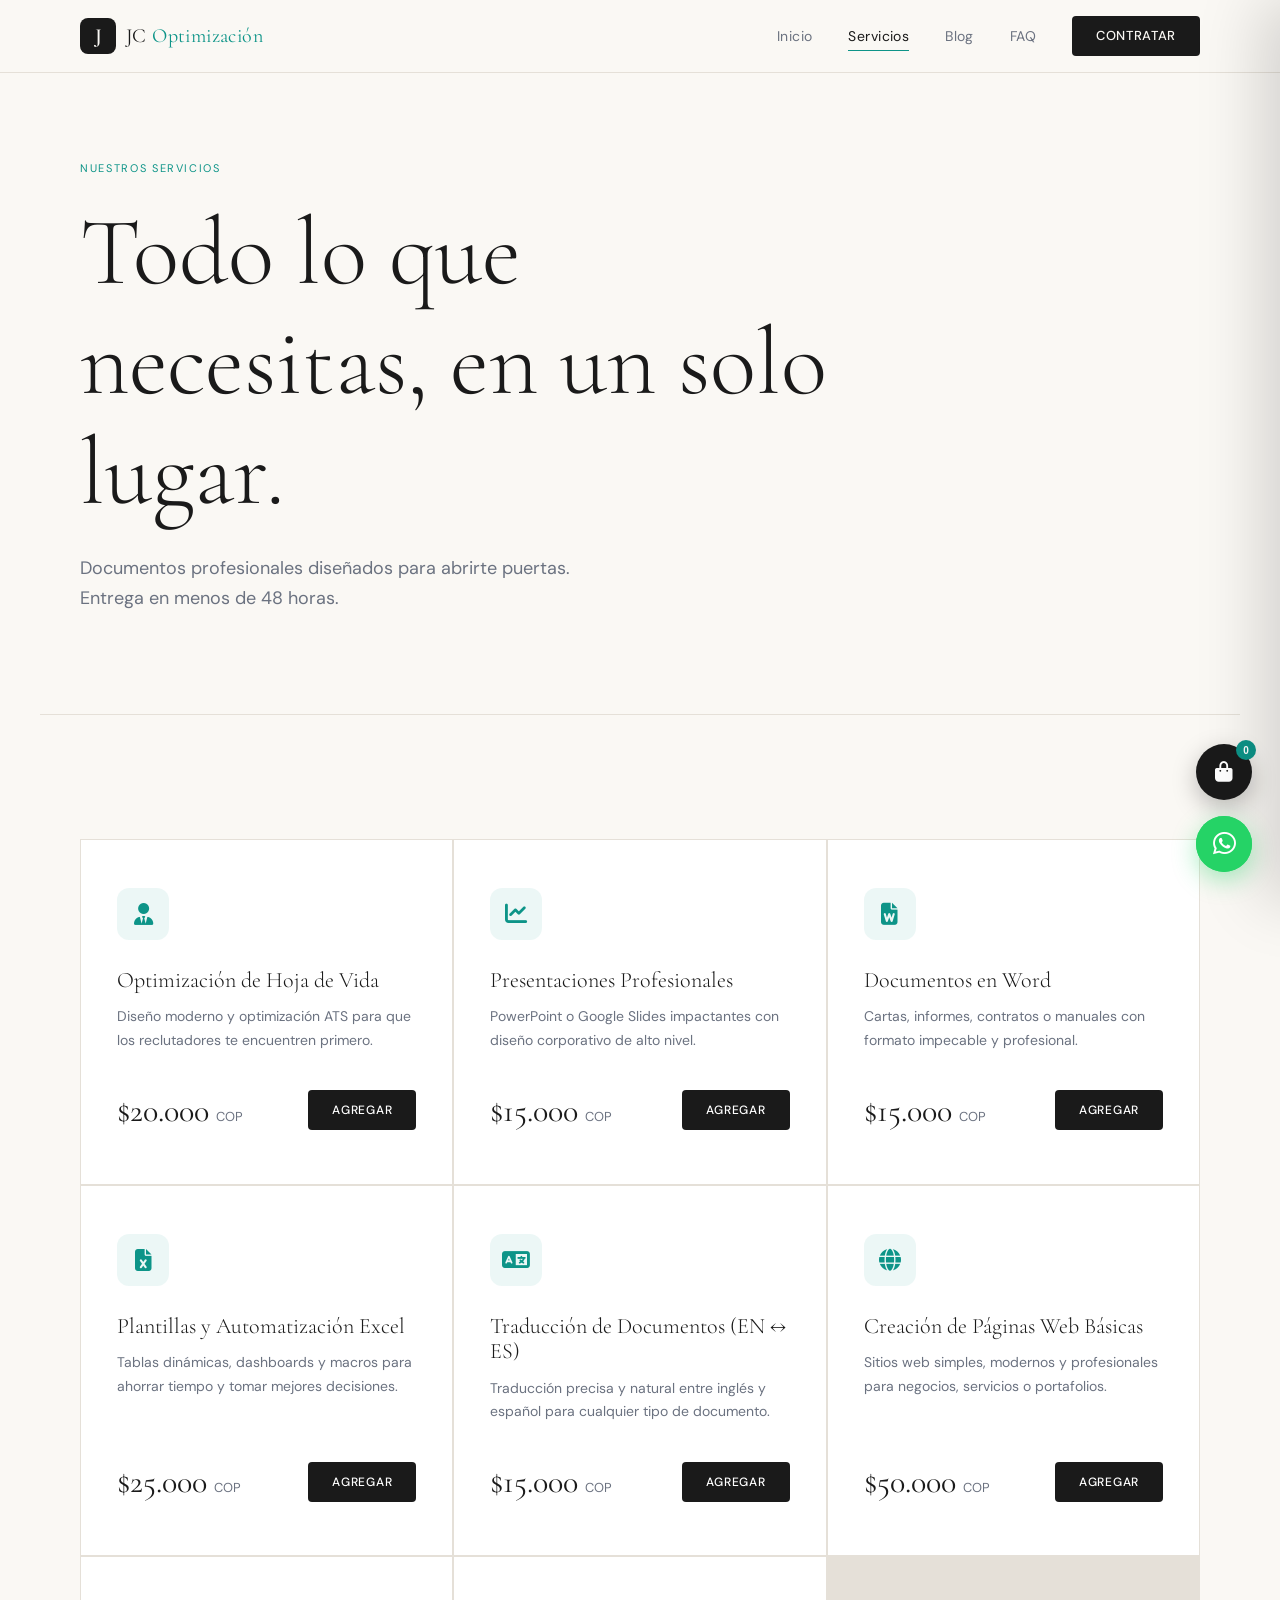
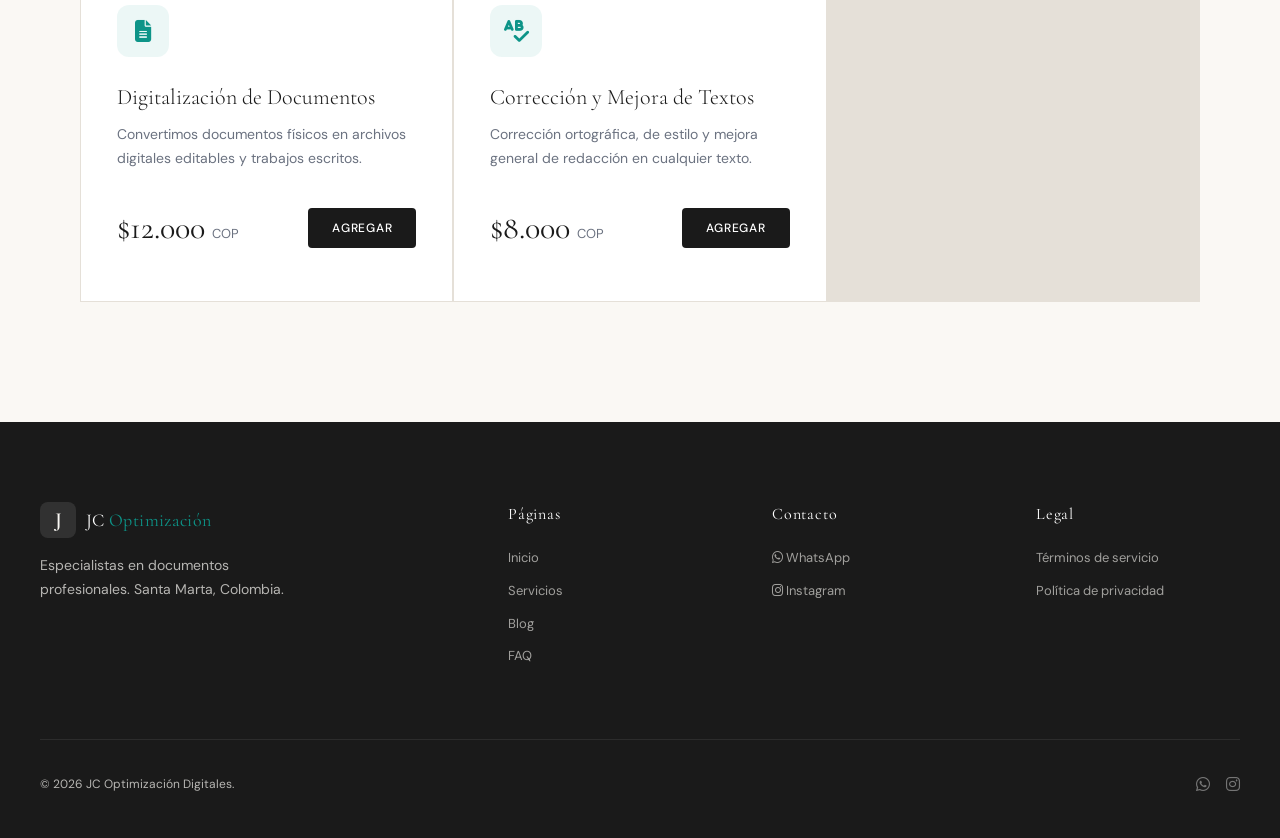
<file: servicios.html>
<!DOCTYPE html>
<html lang="es">
<head>
<meta charset="UTF-8">
<meta name="viewport" content="width=device-width, initial-scale=1.0">
<title>Servicios — JC Optimización Digitales</title>
<link rel="stylesheet" href="shared.css">
<link rel="stylesheet" href="https://cdnjs.cloudflare.com/ajax/libs/font-awesome/6.5.1/css/all.min.css">
<style>
.services-section { max-width: 1200px; margin: 0 auto; padding: 60px 40px 120px; }
.services-full-grid { display: grid; grid-template-columns: repeat(3, 1fr); gap: 2px; background: var(--border); border: 1px solid var(--border); margin-top: 64px; }
.svc-card {
  background: var(--card); padding: 48px 36px;
  display: flex; flex-direction: column; position: relative; overflow: hidden;
  transition: all 0.3s;
}
.svc-card::after {
  content: ''; position: absolute; bottom: 0; left: 0; right: 0;
  height: 3px; background: linear-gradient(90deg, var(--teal), #38bdf8);
  transform: scaleX(0); transform-origin: left; transition: transform 0.4s ease;
}
.svc-card:hover { background: #f8fffe; }
.svc-card:hover::after { transform: scaleX(1); }
.svc-icon { width: 52px; height: 52px; background: rgba(13,148,136,0.08); border-radius: 12px; display: flex; align-items: center; justify-content: center; margin-bottom: 28px; }
.svc-icon i { font-size: 22px; color: var(--teal); }
.svc-card h3 { font-size: 22px; margin-bottom: 12px; }
.svc-card p { font-size: 14px; color: var(--muted); line-height: 1.7; flex: 1; margin-bottom: 32px; }
.svc-footer { display: flex; justify-content: space-between; align-items: center; }
.svc-price { font-family: 'Cormorant Garamond', serif; font-size: 32px; color: var(--charcoal); }
.svc-price small { font-size: 13px; color: var(--muted); font-family: 'DM Sans', sans-serif; }
.btn-add {
  background: var(--charcoal); color: white; border: none;
  padding: 12px 24px; border-radius: 4px; font-size: 12px;
  letter-spacing: 0.06em; text-transform: uppercase; cursor: pointer;
  transition: all 0.2s; font-family: 'DM Sans', sans-serif; font-weight: 500;
}
.btn-add:hover { background: var(--teal); transform: translateY(-2px); }
.btn-add.added { background: var(--teal); }

/* CART SIDEBAR */
.cart-overlay { position: fixed; inset: 0; background: rgba(0,0,0,0.4); z-index: 200; opacity: 0; pointer-events: none; transition: opacity 0.3s; }
.cart-overlay.open { opacity: 1; pointer-events: all; }
.cart-sidebar {
  position: fixed; top: 0; right: 0; bottom: 0; width: 420px; max-width: 100vw;
  background: white; z-index: 201; display: flex; flex-direction: column;
  transform: translateX(100%); transition: transform 0.35s cubic-bezier(0.4,0,0.2,1);
  box-shadow: -20px 0 60px rgba(0,0,0,0.15);
}
.cart-sidebar.open { transform: translateX(0); }
.cart-head { padding: 32px; border-bottom: 1px solid var(--border); display: flex; justify-content: space-between; align-items: center; }
.cart-head h3 { font-size: 24px; }
.cart-close { background: none; border: none; font-size: 22px; cursor: pointer; color: var(--muted); transition: color 0.2s; }
.cart-close:hover { color: var(--charcoal); }
.cart-body { flex: 1; overflow-y: auto; padding: 24px 32px; }
.cart-empty { text-align: center; padding: 60px 20px; color: var(--muted); }
.cart-empty i { font-size: 48px; opacity: 0.2; margin-bottom: 16px; display: block; }
.cart-item { display: flex; gap: 16px; padding: 20px 0; border-bottom: 1px solid var(--border); }
.cart-item-info { flex: 1; }
.cart-item-info h4 { font-size: 14px; font-family: 'DM Sans', sans-serif; font-weight: 500; margin-bottom: 4px; }
.cart-item-info span { font-size: 12px; color: var(--muted); }
.cart-item-right { text-align: right; }
.cart-item-price { font-family: 'Cormorant Garamond', serif; font-size: 22px; }
.cart-qty { display: flex; align-items: center; gap: 10px; margin-top: 8px; justify-content: flex-end; }
.qty-btn { width: 24px; height: 24px; border: 1px solid var(--border); background: none; border-radius: 4px; cursor: pointer; font-size: 14px; display: flex; align-items: center; justify-content: center; transition: all 0.2s; }
.qty-btn:hover { background: var(--charcoal); color: white; border-color: var(--charcoal); }
.qty-val { font-size: 14px; width: 20px; text-align: center; }
.remove-btn { background: none; border: none; color: #ef4444; cursor: pointer; font-size: 12px; margin-top: 4px; opacity: 0.7; transition: opacity 0.2s; }
.remove-btn:hover { opacity: 1; }
.cart-foot { padding: 24px 32px; border-top: 1px solid var(--border); }
.cart-total-row { display: flex; justify-content: space-between; align-items: baseline; margin-bottom: 24px; }
.cart-total-row span { font-size: 14px; color: var(--muted); }
.cart-total-row strong { font-family: 'Cormorant Garamond', serif; font-size: 36px; }
.btn-checkout { width: 100%; background: var(--charcoal); color: white; border: none; padding: 18px; border-radius: 4px; font-size: 13px; letter-spacing: 0.08em; text-transform: uppercase; cursor: pointer; font-family: 'DM Sans', sans-serif; font-weight: 500; transition: background 0.2s; }
.btn-checkout:hover { background: var(--teal); }

/* CART TRIGGER */
.cart-trigger {
  position: fixed; bottom: 100px; right: 28px; z-index: 150;
  background: var(--charcoal); color: white;
  width: 56px; height: 56px; border-radius: 50%; border: none; cursor: pointer;
  display: flex; align-items: center; justify-content: center; font-size: 20px;
  box-shadow: 0 8px 24px rgba(0,0,0,0.25); transition: all 0.2s;
}
.cart-trigger:hover { background: var(--teal); transform: scale(1.1); }
.cart-badge {
  position: absolute; top: -4px; right: -4px;
  background: var(--teal); color: white; width: 20px; height: 20px;
  border-radius: 50%; font-size: 10px; font-weight: 700;
  display: flex; align-items: center; justify-content: center;
}

/* CHECKOUT MODAL */
.modal-bg { position: fixed; inset: 0; background: rgba(0,0,0,0.5); z-index: 300; display: flex; align-items: flex-start; justify-content: center; overflow-y: auto; padding: 20px; display: none; }
.modal-bg.open { display: flex; }
.modal-box { background: white; width: 100%; max-width: 560px; border-radius: 12px; overflow: hidden; margin: auto; animation: slideUp 0.3s ease; }
@keyframes slideUp { from { opacity:0; transform:translateY(30px); } to { opacity:1; transform:translateY(0); } }
.modal-head { padding: 32px; border-bottom: 1px solid var(--border); display: flex; justify-content: space-between; align-items: center; }
.modal-head h3 { font-size: 26px; }
.modal-close { background: none; border: none; font-size: 24px; cursor: pointer; color: var(--muted); }
.modal-body { padding: 32px; }
.form-row { display: grid; grid-template-columns: 1fr 1fr; gap: 16px; margin-bottom: 16px; }
.form-row.full { grid-template-columns: 1fr; }
.form-group label { display: block; font-size: 11px; letter-spacing: 0.1em; text-transform: uppercase; color: var(--muted); margin-bottom: 8px; }
.form-group input { width: 100%; border: 1px solid var(--border); border-radius: 6px; padding: 14px 16px; font-size: 14px; font-family: 'DM Sans', sans-serif; outline: none; transition: border-color 0.2s; background: var(--cream); }
.form-group input:focus { border-color: var(--teal); background: white; }
.phone-wrap { display: flex; }
.phone-prefix { background: var(--cream); border: 1px solid var(--border); border-right: none; padding: 14px 16px; border-radius: 6px 0 0 6px; font-size: 14px; color: var(--muted); }
.phone-wrap input { border-radius: 0 6px 6px 0; }
.modal-summary { background: var(--cream); border-radius: 8px; padding: 20px; margin: 24px 0; }
.modal-summary h4 { font-size: 12px; letter-spacing: 0.1em; text-transform: uppercase; color: var(--muted); margin-bottom: 16px; }
.summary-item { display: flex; justify-content: space-between; font-size: 14px; margin-bottom: 8px; }
.summary-total { display: flex; justify-content: space-between; font-size: 16px; font-weight: 600; border-top: 1px solid var(--border); padding-top: 12px; margin-top: 12px; }
.nequi-box { background: #f0fdf4; border: 1px solid #bbf7d0; border-radius: 8px; padding: 20px; margin-bottom: 24px; }
.nequi-box .nequi-head { display: flex; align-items: center; gap: 12px; margin-bottom: 12px; }
.nequi-box i { font-size: 28px; color: #16a34a; }
.nequi-box strong { display: block; }
.nequi-box small { color: var(--muted); font-size: 12px; }
.copy-btn { background: none; border: none; color: var(--teal); font-size: 12px; cursor: pointer; display: flex; align-items: center; gap: 6px; margin-top: 6px; font-family: 'DM Sans', sans-serif; }
.copy-btn:hover { color: var(--charcoal); }
.btn-confirm { width: 100%; background: #16a34a; color: white; border: none; padding: 18px; border-radius: 6px; font-size: 13px; letter-spacing: 0.06em; text-transform: uppercase; cursor: pointer; font-family: 'DM Sans', sans-serif; font-weight: 500; display: flex; align-items: center; justify-content: center; gap: 10px; transition: background 0.2s; }
.btn-confirm:hover { background: #15803d; }

/* SUCCESS */
.success-box { text-align: center; padding: 60px 40px; }
.success-icon { width: 80px; height: 80px; background: #f0fdf4; border-radius: 50%; display: flex; align-items: center; justify-content: center; margin: 0 auto 28px; }
.success-icon i { font-size: 36px; color: #16a34a; }

/* TOAST */
.toast { position: fixed; bottom: 24px; left: 50%; transform: translateX(-50%); background: var(--charcoal); color: white; padding: 14px 24px; border-radius: 6px; font-size: 13px; z-index: 999; display: flex; align-items: center; gap: 10px; box-shadow: 0 8px 24px rgba(0,0,0,0.2); }

@media (max-width: 900px) { .services-full-grid { grid-template-columns: 1fr 1fr; } }
@media (max-width: 600px) { .services-full-grid { grid-template-columns: 1fr; } .services-section { padding: 40px 20px 80px; } .form-row { grid-template-columns: 1fr; } }
</style>
</head>
<body>

<nav>
  <div class="nav-inner">
    <a href="index.html" class="logo">
      <div class="logo-mark">J</div>
      <span class="logo-text">JC <span>Optimización</span></span>
    </a>
    <div class="nav-links">
      <a href="index.html">Inicio</a>
      <a href="servicios.html" class="active">Servicios</a>
      <a href="blog.html">Blog</a>
      <a href="faq.html">FAQ</a>
      <a href="servicios.html" class="nav-cta">Contratar</a>
    </div>
    <button class="nav-mobile-toggle" onclick="toggleMobileMenu()"><i class="fas fa-bars"></i></button>
  </div>
</nav>
<div class="nav-mobile-menu" id="mobileMenu">
  <a href="index.html" onclick="toggleMobileMenu()">Inicio</a>
  <a href="servicios.html" onclick="toggleMobileMenu()">Servicios</a>
  <a href="blog.html" onclick="toggleMobileMenu()">Blog</a>
  <a href="faq.html" onclick="toggleMobileMenu()">FAQ</a>
  <a href="servicios.html" onclick="toggleMobileMenu()">Contratar →</a>
</div>

<!-- PAGE HEADER -->
<div class="page-header">
  <div class="page-tag">Nuestros servicios</div>
  <h1>Todo lo que necesitas, en un solo lugar.</h1>
  <p>Documentos profesionales diseñados para abrirte puertas. Entrega en menos de 48 horas.</p>
</div>

<!-- SERVICIOS -->
<section class="services-section">
  <div class="services-full-grid" id="servicesGrid"></div>
</section>

<!-- CART TRIGGER -->
<button class="cart-trigger" onclick="openCart()">
  <i class="fas fa-shopping-bag"></i>
  <span class="cart-badge" id="cartBadge">0</span>
</button>

<!-- CART SIDEBAR -->
<div class="cart-overlay" id="cartOverlay" onclick="closeCart()"></div>
<div class="cart-sidebar" id="cartSidebar">
  <div class="cart-head">
    <h3>Tu pedido</h3>
    <button class="cart-close" onclick="closeCart()"><i class="fas fa-times"></i></button>
  </div>
  <div class="cart-body" id="cartBody"></div>
  <div class="cart-foot" id="cartFoot" style="display:none">
    <div class="cart-total-row">
      <span>Total</span>
      <strong id="cartTotal">$0</strong>
    </div>
    <button class="btn-checkout" onclick="openCheckout()">PROCEDER AL PAGO →</button>
  </div>
</div>

<!-- CHECKOUT MODAL -->
<div class="modal-bg" id="checkoutModal">
  <div class="modal-box" id="modalBox">
    <div class="modal-head">
      <h3>Finalizar pedido</h3>
      <button class="modal-close" onclick="closeCheckout()">×</button>
    </div>
    <div class="modal-body" id="modalBody">
      <div class="form-row">
        <div class="form-group">
          <label>Nombre completo</label>
          <input id="fName" type="text" placeholder="Juan Pérez">
        </div>
        <div class="form-group">
          <label>Correo electrónico</label>
          <input id="fEmail" type="email" placeholder="tu@email.com">
        </div>
      </div>
      <div class="form-row full">
        <div class="form-group">
          <label>WhatsApp</label>
          <div class="phone-wrap">
            <span class="phone-prefix">+57</span>
            <input id="fPhone" type="tel" placeholder="304 385 4745">
          </div>
        </div>
      </div>
      <div class="modal-summary">
        <h4>Resumen del pedido</h4>
        <div id="summaryItems"></div>
        <div class="summary-total">
          <span>Total</span>
          <span id="summaryTotal">$0</span>
        </div>
      </div>
      <div class="nequi-box">
        <div class="nequi-head">
          <i class="fas fa-mobile-alt"></i>
          <div>
            <strong>Pagar por Nequi</strong>
            <small>Número: 3043854745</small>
          </div>
        </div>
        <button class="copy-btn" onclick="copyNequi()"><i class="fas fa-copy"></i> Copiar número</button>
      </div>
      <button class="btn-confirm" onclick="confirmPayment()">
        <i class="fab fa-whatsapp"></i> YA PAGUÉ — CONFIRMAR POR WHATSAPP
      </button>
    </div>
  </div>
</div>

<!-- WhatsApp flotante -->
<div class="wa-float">
  <span class="wa-tooltip">¿Tienes dudas? ¡Escríbeme!</span>
  <a href="https://wa.me/573043854745?text=Hola%20JC%2C%20quiero%20más%20información" target="_blank" class="wa-btn">
    <div class="wa-pulse"></div>
    <i class="fab fa-whatsapp" style="position:relative;z-index:1"></i>
  </a>
</div>

<!-- FOOTER -->
<footer>
  <div class="footer-inner">
    <div class="footer-grid">
      <div class="footer-brand">
        <div class="logo" style="margin-bottom:16px">
          <div class="logo-mark">J</div>
          <span class="logo-text" style="color:white">JC <span>Optimización</span></span>
        </div>
        <p>Especialistas en documentos profesionales. Santa Marta, Colombia.</p>
      </div>
      <div class="footer-col">
        <h5>Páginas</h5>
        <a href="index.html">Inicio</a>
        <a href="servicios.html">Servicios</a>
        <a href="blog.html">Blog</a>
        <a href="faq.html">FAQ</a>
      </div>
      <div class="footer-col">
        <h5>Contacto</h5>
        <a href="https://wa.me/573043854745" target="_blank"><i class="fab fa-whatsapp"></i> WhatsApp</a>
        <a href="https://www.instagram.com/jc_optimizacion_digital" target="_blank"><i class="fab fa-instagram"></i> Instagram</a>
      </div>
      <div class="footer-col">
        <h5>Legal</h5>
        <a href="#">Términos de servicio</a>
        <a href="#">Política de privacidad</a>
      </div>
    </div>
    <div class="footer-bottom">
      <span>© 2026 JC Optimización Digitales.</span>
      <div class="footer-socials">
        <a href="https://wa.me/573043854745" target="_blank"><i class="fab fa-whatsapp"></i></a>
        <a href="https://www.instagram.com/jc_optimizacion_digital" target="_blank"><i class="fab fa-instagram"></i></a>
      </div>
    </div>
  </div>
</footer>

<script>
const services = [
  { id:1, name:"Optimización de Hoja de Vida",        price:20000, icon:"fas fa-user-tie",    desc:"Diseño moderno y optimización ATS para que los reclutadores te encuentren primero." },
  { id:2, name:"Presentaciones Profesionales",         price:15000, icon:"fas fa-chart-line",  desc:"PowerPoint o Google Slides impactantes con diseño corporativo de alto nivel." },
  { id:3, name:"Documentos en Word",                   price:15000, icon:"fas fa-file-word",   desc:"Cartas, informes, contratos o manuales con formato impecable y profesional." },
  { id:4, name:"Plantillas y Automatización Excel",    price:25000, icon:"fas fa-file-excel",  desc:"Tablas dinámicas, dashboards y macros para ahorrar tiempo y tomar mejores decisiones." },
  { id:5, name:"Traducción de Documentos (EN ↔ ES)",  price:15000, icon:"fas fa-language",    desc:"Traducción precisa y natural entre inglés y español para cualquier tipo de documento." },
  { id:6, name:"Creación de Páginas Web Básicas",      price:50000, icon:"fas fa-globe",       desc:"Sitios web simples, modernos y profesionales para negocios, servicios o portafolios." },
  { id:7, name:"Digitalización de Documentos",         price:12000, icon:"fas fa-file-lines",  desc:"Convertimos documentos físicos en archivos digitales editables y trabajos escritos." },
  { id:8, name:"Corrección y Mejora de Textos",        price:8000,  icon:"fas fa-spell-check", desc:"Corrección ortográfica, de estilo y mejora general de redacción en cualquier texto." }
]

let cart = []

// Render services
const grid = document.getElementById('servicesGrid')
services.forEach((s, i) => {
  const div = document.createElement('div')
  div.className = 'svc-card reveal'
  div.style.transitionDelay = `${i * 0.05}s`
  div.innerHTML = `
    <div class="svc-icon"><i class="${s.icon}"></i></div>
    <h3>${s.name}</h3>
    <p>${s.desc}</p>
    <div class="svc-footer">
      <div class="svc-price">$${s.price.toLocaleString('es-CO')} <small>COP</small></div>
      <button class="btn-add" id="btn-${s.id}" onclick="addToCart(${s.id})">Agregar</button>
    </div>
  `
  grid.appendChild(div)
})

// Scroll reveal
const obs = new IntersectionObserver(entries => {
  entries.forEach(e => { if (e.isIntersecting) { e.target.classList.add('visible'); obs.unobserve(e.target) } })
}, { threshold: 0.08 })
document.querySelectorAll('.reveal').forEach(el => obs.observe(el))

function addToCart(id) {
  const s = services.find(x => x.id === id)
  if (!s) return
  const ex = cart.find(x => x.id === id)
  if (ex) { ex.qty++ } else { cart.push({ ...s, qty: 1 }) }
  updateBadge()
  showToast(`✓ ${s.name} agregado`)
  const btn = document.getElementById(`btn-${id}`)
  btn.textContent = 'Agregado ✓'
  btn.classList.add('added')
  setTimeout(() => { btn.textContent = 'Agregar'; btn.classList.remove('added') }, 2000)
}

function removeFromCart(id) {
  cart = cart.filter(x => x.id !== id)
  renderCart()
  updateBadge()
}

function changeQty(id, d) {
  const item = cart.find(x => x.id === id)
  if (!item) return
  item.qty = Math.max(1, item.qty + d)
  renderCart()
}

function updateBadge() {
  const total = cart.reduce((a, x) => a + x.qty, 0)
  document.getElementById('cartBadge').textContent = total
}

function renderCart() {
  const body = document.getElementById('cartBody')
  const foot = document.getElementById('cartFoot')
  if (cart.length === 0) {
    body.innerHTML = `<div class="cart-empty"><i class="fas fa-shopping-bag"></i><p>Tu carrito está vacío</p></div>`
    foot.style.display = 'none'
    return
  }
  foot.style.display = 'block'
  let total = 0
  body.innerHTML = ''
  cart.forEach(item => {
    const sub = item.price * item.qty
    total += sub
    const div = document.createElement('div')
    div.className = 'cart-item'
    div.innerHTML = `
      <div class="cart-item-info">
        <h4>${item.name}</h4>
        <span>$${item.price.toLocaleString('es-CO')} COP</span>
        <div><button class="remove-btn" onclick="removeFromCart(${item.id})"><i class="fas fa-times"></i> Eliminar</button></div>
      </div>
      <div class="cart-item-right">
        <div class="cart-item-price">$${sub.toLocaleString('es-CO')}</div>
        <div class="cart-qty">
          <button class="qty-btn" onclick="changeQty(${item.id},-1)">−</button>
          <span class="qty-val">${item.qty}</span>
          <button class="qty-btn" onclick="changeQty(${item.id},1)">+</button>
        </div>
      </div>
    `
    body.appendChild(div)
  })
  document.getElementById('cartTotal').textContent = `$${total.toLocaleString('es-CO')}`
}

function openCart() {
  renderCart()
  document.getElementById('cartSidebar').classList.add('open')
  document.getElementById('cartOverlay').classList.add('open')
  document.body.style.overflow = 'hidden'
}
function closeCart() {
  document.getElementById('cartSidebar').classList.remove('open')
  document.getElementById('cartOverlay').classList.remove('open')
  document.body.style.overflow = ''
}

function openCheckout() {
  if (!cart.length) return
  closeCart()
  // Render summary
  const items = document.getElementById('summaryItems')
  items.innerHTML = ''
  let total = 0
  cart.forEach(item => {
    const sub = item.price * item.qty
    total += sub
    const div = document.createElement('div')
    div.className = 'summary-item'
    div.innerHTML = `<span>${item.name} × ${item.qty}</span><span>$${sub.toLocaleString('es-CO')}</span>`
    items.appendChild(div)
  })
  document.getElementById('summaryTotal').textContent = `$${total.toLocaleString('es-CO')}`
  document.getElementById('checkoutModal').classList.add('open')
}
function closeCheckout() {
  document.getElementById('checkoutModal').classList.remove('open')
  document.getElementById('modalBox').innerHTML = document.getElementById('modalBox').innerHTML // reset
  location.reload() // simple reset
}

function copyNequi() {
  navigator.clipboard.writeText('3043854745').then(() => showToast('Número copiado ✓'))
}

function confirmPayment() {
  const name  = document.getElementById('fName').value.trim()
  const email = document.getElementById('fEmail').value.trim()
  const phone = document.getElementById('fPhone').value.trim()
  if (!name || !email || !phone) { alert('Por favor completa todos los campos.'); return }
  let total = 0; cart.forEach(i => total += i.price * i.qty)
  let msg = `Hola JC, ya pagué por Nequi.%0A%0A*Datos:*%0ANombre: ${name}%0AEmail: ${email}%0AWhatsApp: ${phone}%0A%0A*Pedido:*%0A`
  cart.forEach(i => { msg += `• ${i.name} x${i.qty} = $${(i.price*i.qty).toLocaleString('es-CO')}%0A` })
  msg += `%0A*Total: $${total.toLocaleString('es-CO')} COP*%0A%0A¡Gracias!`
  window.open(`https://wa.me/573043854745?text=${msg}`, '_blank')

  // Show success
  document.getElementById('modalBody').innerHTML = `
    <div class="success-box">
      <div class="success-icon"><i class="fas fa-check"></i></div>
      <h3 style="font-size:32px;margin-bottom:12px">¡Pedido enviado!</h3>
      <p style="color:var(--muted);margin-bottom:32px">Gracias ${name.split(' ')[0]}. Te contactaremos en cuanto verifiquemos el pago.</p>
      <button class="btn-primary" style="margin:0 auto" onclick="window.location.reload()">Volver a servicios</button>
    </div>
  `
  cart = []; updateBadge()
}

function showToast(text) {
  const t = document.createElement('div')
  t.className = 'toast'
  t.innerHTML = text
  document.body.appendChild(t)
  setTimeout(() => { t.style.transition = 'all .4s'; t.style.opacity = '0'; setTimeout(() => t.remove(), 400) }, 2500)
}

function toggleMobileMenu() {
  document.getElementById('mobileMenu').classList.toggle('open')
}

document.addEventListener('keydown', e => {
  if (e.key === 'Escape') { closeCart(); closeCheckout() }
})
</script>
</body>
</html>
</file>
<file: shared.css>
@import url('https://fonts.googleapis.com/css2?family=Cormorant+Garamond:ital,wght@0,300;0,400;0,600;1,300;1,400&family=DM+Sans:wght@300;400;500&display=swap');

:root {
  --cream: #faf8f4;
  --charcoal: #1a1a1a;
  --teal: #0d9488;
  --teal-light: #14b8a6;
  --gold: #b8971a;
  --muted: #6b7280;
  --border: #e5e0d8;
  --card: #ffffff;
}

* { box-sizing: border-box; margin: 0; padding: 0; }

body {
  font-family: 'DM Sans', sans-serif;
  background: var(--cream);
  color: var(--charcoal);
  font-size: 16px;
  line-height: 1.6;
}

h1, h2, h3, h4 {
  font-family: 'Cormorant Garamond', serif;
  font-weight: 300;
  line-height: 1.15;
}

/* ── NAV ── */
nav {
  position: fixed;
  top: 0; left: 0; right: 0;
  z-index: 100;
  background: rgba(250,248,244,0.95);
  backdrop-filter: blur(12px);
  border-bottom: 1px solid var(--border);
}
.nav-inner {
  max-width: 1200px;
  margin: 0 auto;
  padding: 0 40px;
  height: 72px;
  display: flex;
  align-items: center;
  justify-content: space-between;
}
.logo {
  display: flex;
  align-items: center;
  gap: 10px;
  text-decoration: none;
  color: var(--charcoal);
}
.logo-mark {
  width: 36px; height: 36px;
  background: var(--charcoal);
  border-radius: 8px;
  display: flex;
  align-items: center;
  justify-content: center;
  color: var(--cream);
  font-family: 'Cormorant Garamond', serif;
  font-size: 20px;
  font-weight: 600;
}
.logo-text { font-family: 'Cormorant Garamond', serif; font-size: 20px; font-weight: 400; letter-spacing: 0.02em; }
.logo-text span { color: var(--teal); }

.nav-links { display: flex; align-items: center; gap: 36px; }
.nav-links a {
  text-decoration: none;
  color: var(--muted);
  font-size: 14px;
  font-weight: 400;
  letter-spacing: 0.03em;
  transition: color 0.2s;
  position: relative;
}
.nav-links a::after {
  content: '';
  position: absolute;
  bottom: -4px; left: 0; right: 0;
  height: 1px;
  background: var(--teal);
  transform: scaleX(0);
  transition: transform 0.2s ease;
}
.nav-links a:hover, .nav-links a.active { color: var(--charcoal); }
.nav-links a:hover::after, .nav-links a.active::after { transform: scaleX(1); }

.nav-cta {
  background: var(--charcoal);
  color: var(--cream) !important;
  padding: 10px 24px;
  border-radius: 4px;
  font-size: 13px !important;
  font-weight: 500 !important;
  letter-spacing: 0.05em !important;
  text-transform: uppercase;
  transition: background 0.2s, transform 0.2s !important;
}
.nav-cta::after { display: none !important; }
.nav-cta:hover { background: var(--teal) !important; color: white !important; transform: translateY(-1px) !important; }

/* ── FOOTER ── */
footer {
  background: var(--charcoal);
  color: rgba(250,248,244,0.7);
  padding: 80px 40px 40px;
}
.footer-inner { max-width: 1200px; margin: 0 auto; }
.footer-grid { display: grid; grid-template-columns: 2fr 1fr 1fr 1fr; gap: 60px; margin-bottom: 60px; }
.footer-brand .logo-mark { background: rgba(255,255,255,0.1); }
.footer-brand .logo-text { color: white; font-size: 18px; }
.footer-brand p { margin-top: 16px; font-size: 14px; line-height: 1.7; max-width: 280px; }
.footer-col h5 { color: white; font-family: 'Cormorant Garamond', serif; font-size: 16px; font-weight: 400; margin-bottom: 20px; letter-spacing: 0.05em; }
.footer-col a { display: block; color: rgba(250,248,244,0.6); text-decoration: none; font-size: 13px; margin-bottom: 12px; transition: color 0.2s; }
.footer-col a:hover { color: var(--teal-light); }
.footer-bottom { border-top: 1px solid rgba(255,255,255,0.08); padding-top: 32px; display: flex; justify-content: space-between; align-items: center; font-size: 12px; }
.footer-socials { display: flex; gap: 16px; }
.footer-socials a { color: rgba(255,255,255,0.4); font-size: 16px; transition: color 0.2s; }
.footer-socials a:hover { color: var(--teal-light); }

/* ── WHATSAPP FLOAT ── */
.wa-float {
  position: fixed; bottom: 28px; right: 28px; z-index: 999;
  display: flex; align-items: center; gap: 12px;
}
.wa-btn {
  width: 56px; height: 56px;
  background: #25d366;
  border-radius: 50%;
  display: flex; align-items: center; justify-content: center;
  color: white; font-size: 26px;
  box-shadow: 0 8px 24px rgba(37,211,102,0.4);
  text-decoration: none;
  transition: transform 0.3s, box-shadow 0.3s;
  position: relative;
}
.wa-btn:hover { transform: scale(1.1); box-shadow: 0 12px 32px rgba(37,211,102,0.55); }
.wa-pulse {
  position: absolute; inset: 0; border-radius: 50%;
  background: #25d366;
  animation: pulse 2.5s ease-out infinite;
}
@keyframes pulse { 0% { transform: scale(1); opacity: 0.6; } 100% { transform: scale(1.9); opacity: 0; } }
.wa-tooltip {
  background: var(--charcoal); color: white;
  padding: 8px 14px; border-radius: 6px; font-size: 12px;
  white-space: nowrap; opacity: 0; transform: translateX(8px);
  transition: all 0.3s; pointer-events: none; letter-spacing: 0.02em;
}
.wa-float:hover .wa-tooltip { opacity: 1; transform: translateX(0); }

/* ── REVEAL ── */
.reveal { opacity: 0; transform: translateY(30px); transition: opacity 0.8s ease, transform 0.8s ease; }
.reveal.visible { opacity: 1; transform: translateY(0); }
.delay-1 { transition-delay: 0.1s; }
.delay-2 { transition-delay: 0.2s; }
.delay-3 { transition-delay: 0.3s; }
.delay-4 { transition-delay: 0.4s; }

/* ── BUTTONS ── */
.btn-primary {
  display: inline-flex; align-items: center; gap: 10px;
  background: var(--charcoal); color: var(--cream);
  padding: 14px 32px; border-radius: 4px;
  font-size: 13px; font-weight: 500; letter-spacing: 0.06em; text-transform: uppercase;
  text-decoration: none; border: none; cursor: pointer;
  transition: background 0.2s, transform 0.2s;
}
.btn-primary:hover { background: var(--teal); transform: translateY(-2px); }

.btn-outline {
  display: inline-flex; align-items: center; gap: 10px;
  background: transparent; color: var(--charcoal);
  padding: 13px 30px; border-radius: 4px;
  font-size: 13px; font-weight: 500; letter-spacing: 0.06em; text-transform: uppercase;
  text-decoration: none; border: 1px solid var(--charcoal); cursor: pointer;
  transition: all 0.2s;
}
.btn-outline:hover { background: var(--charcoal); color: var(--cream); }

/* ── PAGE HEADER ── */
.page-header {
  padding: 160px 40px 100px;
  max-width: 1200px; margin: 0 auto;
  border-bottom: 1px solid var(--border);
}
.page-tag { font-size: 11px; letter-spacing: 0.15em; text-transform: uppercase; color: var(--teal); margin-bottom: 20px; }
.page-header h1 { font-size: clamp(52px, 8vw, 96px); color: var(--charcoal); max-width: 800px; }
.page-header p { font-size: 18px; color: var(--muted); max-width: 520px; margin-top: 24px; line-height: 1.7; }

/* ── MOBILE NAV ── */
.nav-mobile-toggle { display: none; background: none; border: none; cursor: pointer; color: var(--charcoal); font-size: 20px; }
.nav-mobile-menu { display: none; position: fixed; inset: 72px 0 0; background: var(--cream); z-index: 99; padding: 40px; flex-direction: column; gap: 24px; }
.nav-mobile-menu.open { display: flex; }
.nav-mobile-menu a { font-size: 24px; font-family: 'Cormorant Garamond', serif; color: var(--charcoal); text-decoration: none; border-bottom: 1px solid var(--border); padding-bottom: 20px; }

@media (max-width: 768px) {
  .nav-links { display: none; }
  .nav-mobile-toggle { display: block; }
  .footer-grid { grid-template-columns: 1fr; gap: 40px; }
  .nav-inner { padding: 0 20px; }
  .page-header { padding: 120px 20px 60px; }
}
</file>
